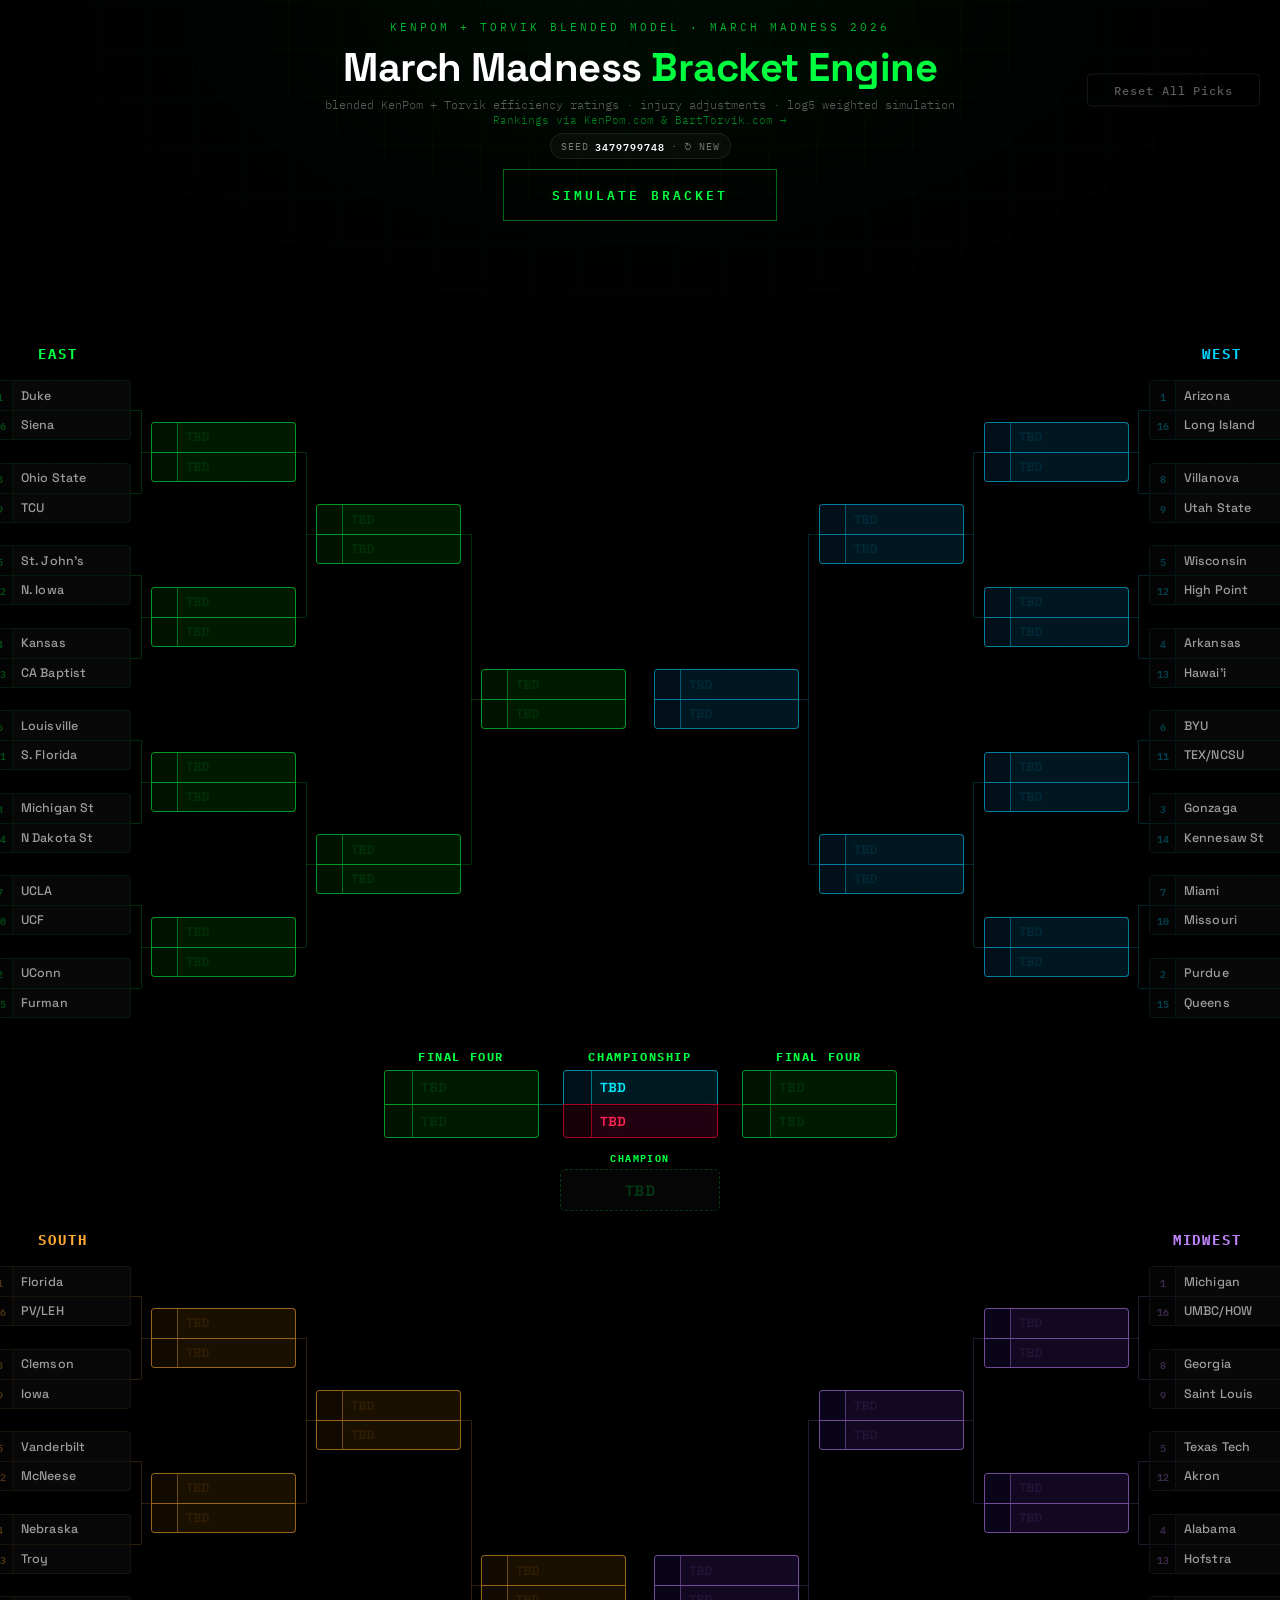
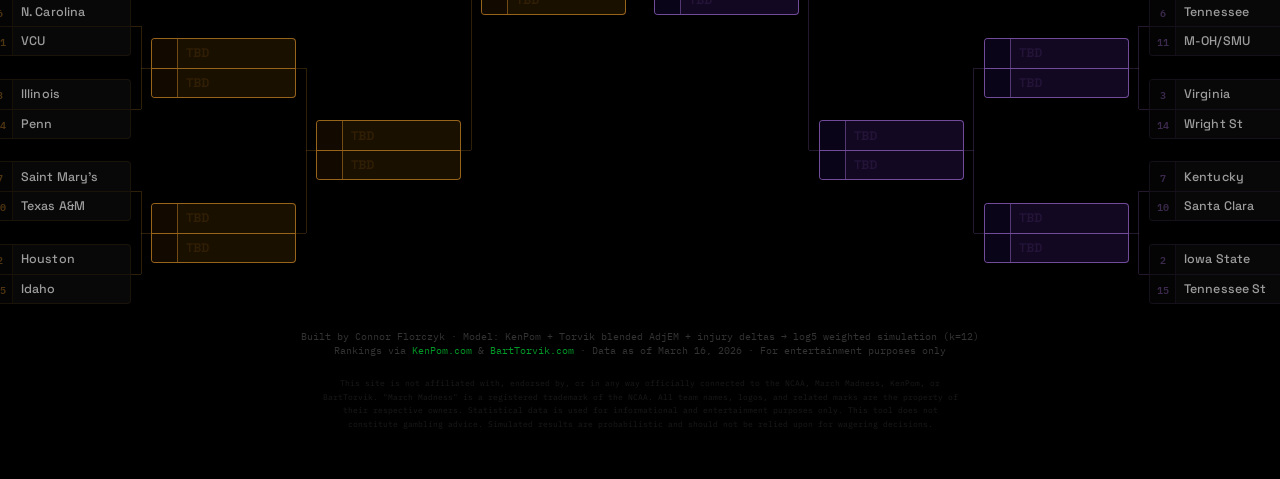
<file: index.html>
<!DOCTYPE html>
<html lang="en">
<head>
<meta charset="UTF-8">
<meta name="viewport" content="width=device-width, initial-scale=1.0">
<title>March Madness 2026 — Bracket Engine</title>
<meta name="description" content="March Madness bracket simulator blending KenPom and Torvik efficiency ratings. Weighted probabilities, injury adjustments, and log5 matchup modeling for the 2026 tournament.">
<meta property="og:title" content="March Madness 2026 — Bracket Engine">
<meta property="og:description" content="Simulate your bracket with blended KenPom + Torvik ratings, injury adjustments, and weighted probabilities. Every run is different.">
<meta property="og:type" content="website">
<meta property="og:image" content="og-bracket-engine.png">
<meta name="twitter:card" content="summary_large_image">
<meta name="twitter:title" content="March Madness 2026 — Bracket Engine">
<meta name="twitter:description" content="Bracket simulator blending KenPom + Torvik ratings with injury adjustments. Every run is unique.">
<link rel="icon" href="data:image/svg+xml,<svg xmlns='http://www.w3.org/2000/svg' viewBox='0 0 100 100'><text y='.9em' font-size='90'>▣</text></svg>">
<link rel="preconnect" href="https://fonts.googleapis.com">
<link rel="preconnect" href="https://fonts.gstatic.com" crossorigin>
<link rel="stylesheet" href="https://fonts.googleapis.com/css2?family=Space+Grotesk:wght@300;400;500;600;700&family=IBM+Plex+Mono:wght@300;400;500;600;700&display=swap">
<link rel="stylesheet" href="styles.css">
</head>
<body>
<div class="page-wrap">

<div class="header">
  <div class="global-stats" id="globalStats" style="display:none">
    <span class="stat-num" id="statTotal">--</span>
    brackets simulated
  </div>
  <div class="tag">KenPom + Torvik Blended Model · March Madness 2026</div>
  <h1>March Madness <span>Bracket Engine</span></h1>
  <div class="subtitle">blended KenPom + Torvik efficiency ratings · injury adjustments · log5 weighted simulation<br>
    <span style="color:var(--mx);opacity:0.5;font-size:0.68rem">Rankings via <a href="https://kenpom.com/" target="_blank" rel="noopener" style="color:var(--mx);text-decoration:none">KenPom.com</a> &amp; <a href="https://barttorvik.com/" target="_blank" rel="noopener" style="color:var(--mx);text-decoration:none">BartTorvik.com</a> →</span>
  </div>
  <div class="seed-chip" onclick="rerollSeed()" title="Click to roll a new seed (URL hash). Same seed = same bracket.">
    Seed <span class="seed-val" id="seedVal">—</span> · ↻ new
  </div>
  <div class="header-actions">
    <button class="reset-btn" onclick="resetAll()">Reset All Picks</button>
    <button class="share-btn" id="shareBtn" onclick="openSharePanel()">
      <svg viewBox="0 0 24 24" fill="none" stroke="currentColor" stroke-width="2" stroke-linecap="round" stroke-linejoin="round"><path d="M4 12v8a2 2 0 0 0 2 2h12a2 2 0 0 0 2-2v-8"/><polyline points="16 6 12 2 8 6"/><line x1="12" y1="2" x2="12" y2="15"/></svg>
      <span>Share Bracket</span>
    </button>
  </div>
</div>

<div class="countdown-bar" id="cdBar">
  <div class="cd-info"><strong>First Tip-Off</strong><br>(16) UMBC vs (16) Howard · Tue Mar 17 · 6:40 PM ET</div>
  <div class="cd-digits" id="cdDigits">
    <div class="cd-block"><div class="cd-val" id="cdD">--</div><div class="cd-lbl">Days</div></div>
    <div class="cd-sep">:</div>
    <div class="cd-block"><div class="cd-val" id="cdH">--</div><div class="cd-lbl">Hrs</div></div>
    <div class="cd-sep">:</div>
    <div class="cd-block"><div class="cd-val" id="cdM">--</div><div class="cd-lbl">Min</div></div>
    <div class="cd-sep">:</div>
    <div class="cd-block"><div class="cd-val" id="cdS">--</div><div class="cd-lbl">Sec</div></div>
  </div>
  <div class="cd-live" id="cdLive"><div class="cd-live-dot"></div><div class="cd-live-text">Underway</div></div>
</div>

<div class="calc-area">
  <button class="calc-btn" id="calcBtn" onclick="runEngine()"><span>Simulate Bracket</span></button>
  <div id="simCount" style="font-family:'IBM Plex Mono',monospace;font-size:0.68rem;color:rgba(255,255,255,0.2);margin-top:6px;height:16px"></div>
  <div class="upset-badge" id="upsetBadge"><span class="ub-num" id="upsetNum">0</span><span class="ub-label">upsets predicted</span></div>
  <div class="prog-wrap" id="progWrap"><div class="prog-bar" id="progBar"></div></div>
  <div class="log-area" id="logArea"><div class="log-inner" id="logInner"></div></div>
</div>

<div id="top-labels" class="bracket-labels-row"></div>
<div class="bracket-row" id="topRow"></div>

<div class="final-four" id="finalFour"></div>

<div id="bot-labels" class="bracket-labels-row"></div>
<div class="bracket-row" id="botRow"></div>

<!-- Mobile bracket view -->
<div class="mobile-bracket" id="mobileBracket"></div>


<div class="share-overlay" id="shareOverlay" onclick="closeSharePanel(event)">
  <div class="share-panel" onclick="event.stopPropagation()">
    <button class="share-close" onclick="closeSharePanel()">&times;</button>
    <div class="share-panel-title">Share Your Bracket</div>
    <div class="share-preview" id="sharePreview"></div>
    <div class="share-options">
      <div class="share-option" onclick="copyBracketText()">
        <div class="share-icon copy"><svg width="16" height="16" viewBox="0 0 24 24" fill="none" stroke="currentColor" stroke-width="2"><rect x="9" y="9" width="13" height="13" rx="2"/><path d="M5 15H4a2 2 0 0 1-2-2V4a2 2 0 0 1 2-2h9a2 2 0 0 1 2 2v1"/></svg></div>
        <div>
          <div class="share-label">Copy to Clipboard</div>
          <div class="share-sublabel">Full bracket breakdown</div>
        </div>
      </div>
      <div class="share-option" onclick="shareTwitter()">
        <div class="share-icon x"><svg width="14" height="14" viewBox="0 0 24 24" fill="currentColor"><path d="M18.244 2.25h3.308l-7.227 8.26 8.502 11.24H16.17l-5.214-6.817L4.99 21.75H1.68l7.73-8.835L1.254 2.25H8.08l4.713 6.231zm-1.161 17.52h1.833L7.084 4.126H5.117z"/></svg></div>
        <div>
          <div class="share-label">Post on X</div>
          <div class="share-sublabel">Champion + Final Four picks</div>
        </div>
      </div>
      <div class="share-option" onclick="shareLinkedIn()">
        <div class="share-icon li"><svg width="14" height="14" viewBox="0 0 24 24" fill="currentColor"><path d="M20.447 20.452h-3.554v-5.569c0-1.328-.027-3.037-1.852-3.037-1.853 0-2.136 1.445-2.136 2.939v5.667H9.351V9h3.414v1.561h.046c.477-.9 1.637-1.85 3.37-1.85 3.601 0 4.267 2.37 4.267 5.455v6.286zM5.337 7.433a2.062 2.062 0 0 1-2.063-2.065 2.064 2.064 0 1 1 2.063 2.065zm1.782 13.019H3.555V9h3.564v11.452zM22.225 0H1.771C.792 0 0 .774 0 1.729v20.542C0 23.227.792 24 1.771 24h20.451C23.2 24 24 23.227 24 22.271V1.729C24 .774 23.2 0 22.222 0h.003z"/></svg></div>
        <div>
          <div class="share-label">Share on LinkedIn</div>
          <div class="share-sublabel">Post your bracket picks</div>
        </div>
      </div>
      <div class="share-option" onclick="shareEmail()">
        <div class="share-icon email"><svg width="16" height="16" viewBox="0 0 24 24" fill="none" stroke="currentColor" stroke-width="2"><rect x="2" y="4" width="20" height="16" rx="2"/><path d="m22 7-8.97 5.7a1.94 1.94 0 0 1-2.06 0L2 7"/></svg></div>
        <div>
          <div class="share-label">Send via Email</div>
          <div class="share-sublabel">Full bracket with methodology</div>
        </div>
      </div>
      <div class="share-option" onclick="exportPicks()">
        <div class="share-icon copy"><svg width="16" height="16" viewBox="0 0 24 24" fill="none" stroke="currentColor" stroke-width="2"><path d="M14 2H6a2 2 0 0 0-2 2v16a2 2 0 0 0 2 2h12a2 2 0 0 0 2-2V8z"/><polyline points="14 2 14 8 20 8"/><line x1="16" y1="13" x2="8" y2="13"/><line x1="16" y1="17" x2="8" y2="17"/><polyline points="10 9 9 9 8 9"/></svg></div>
        <div>
          <div class="share-label">Export Picks for ESPN</div>
          <div class="share-sublabel">Copy prompt for Claude browser extension</div>
        </div>
      </div>
    </div>
  </div>
</div>
<div class="share-toast" id="shareToast"></div>

<div id="breakdownSection" class="breakdown" style="display:none">

  <div class="bd-divider"></div>

  <div class="bd-grid">
    <div class="bd-card">
      <div class="bd-card-title" style="color:var(--mx)" onclick="toggleGridCards()"><span>Injury Adjustments</span><span class="bd-chevron">▶</span></div>
      <div class="bd-card-body">
        <div class="bd-card-sub">Applied to blended rating after KenPom + Torvik merge</div>
        <div id="injuryTable"></div>
      </div>
    </div>

    <div class="bd-card">
      <div class="bd-card-title" style="color:var(--mx)" onclick="toggleGridCards()"><span>Upset Picks</span><span class="bd-chevron">▶</span></div>
      <div class="bd-card-body">
        <div class="bd-card-sub">Games where the model favors the lower seed</div>
        <div id="upsetTable"></div>
      </div>
    </div>
  </div>

  <div class="bd-card bd-card-wide">
    <div class="bd-card-title" style="color:var(--mx)" onclick="toggleBdCard(this)"><span>Round-by-Round Win Probabilities</span><span class="bd-chevron">▶</span></div>
    <div class="bd-card-body">
      <div class="bd-card-sub">Model confidence for each predicted winner</div>
      <div id="probTable"></div>
    </div>
  </div>

  <div class="bd-card bd-card-wide">
    <div class="bd-card-title" style="color:var(--mx)">Methodology</div>
    <div class="bd-method">
      <p><strong style="color:#fff">KenPom Efficiency Ratings:</strong> Each team gets an adjusted efficiency margin (AdjEM) representing expected point differential per 100 possessions vs an average D-I opponent on a neutral court. Higher is better.</p>
      <p><strong style="color:#fff">Torvik T-Rank Ratings:</strong> Bart Torvik's system uses similar tempo-free efficiency metrics but applies recency weighting, downweighting games older than 40 days. This better reflects how teams are playing right now heading into the tournament.</p>
      <p><strong style="color:#fff">Injury Adjustments:</strong> Teams with significant injuries receive a negative delta applied on top of the blended rating, based on player importance (usage rate, on/off splits, role). UNC losing projected top-5 pick Caleb Wilson gets the largest adjustment at -9.0.</p>
      <p><strong style="color:#fff">Blended Win Probability:</strong> Each team's base rating is a 50/50 blend of KenPom AdjEM and Torvik AdjEM. Injury deltas are then applied on top of the blended rating. Win probability uses log5: P(A wins) = 1 / (1 + 10^(-diff/12)), where diff = blended + injury-adjusted rating difference. A 10-point gap yields roughly 80% win probability.</p>
      <p><strong style="color:#fff">Weighted Simulation:</strong> Each game is decided by a weighted coin flip using the blended probability. If a team has a 75% win probability, it wins 75% of the time across simulations. Same URL seed gives the same bracket — click the seed chip in the header to roll a new one.</p>
    </div>
  </div>

</div>

<div style="margin-top:14px;font-family:'IBM Plex Mono',monospace;font-size:0.65rem;color:rgba(255,255,255,0.2);text-align:center;padding-bottom:20px">
  Built by Connor Florczyk · Model: KenPom + Torvik blended AdjEM + injury deltas → log5 weighted simulation (k=12)<br>
  Rankings via <a href="https://kenpom.com/" target="_blank" rel="noopener" style="color:var(--mx);text-decoration:none;opacity:0.6">KenPom.com</a> &amp; <a href="https://barttorvik.com/" target="_blank" rel="noopener" style="color:var(--mx);text-decoration:none;opacity:0.6">BartTorvik.com</a> · Data as of March 16, 2026 · For entertainment purposes only
</div>

<div style="font-family:'IBM Plex Mono',monospace;font-size:0.5rem;color:rgba(255,255,255,0.1);text-align:center;padding-bottom:28px;max-width:640px;margin:0 auto;line-height:1.7">
  This site is not affiliated with, endorsed by, or in any way officially connected to the NCAA, March Madness, KenPom, or BartTorvik. "March Madness" is a registered trademark of the NCAA. All team names, logos, and related marks are the property of their respective owners. Statistical data is used for informational and entertainment purposes only. This tool does not constitute gambling advice. Simulated results are probabilistic and should not be relied upon for wagering decisions.
</div>

</div>

<script src="engine.js"></script>
</body>
</html>
</file>
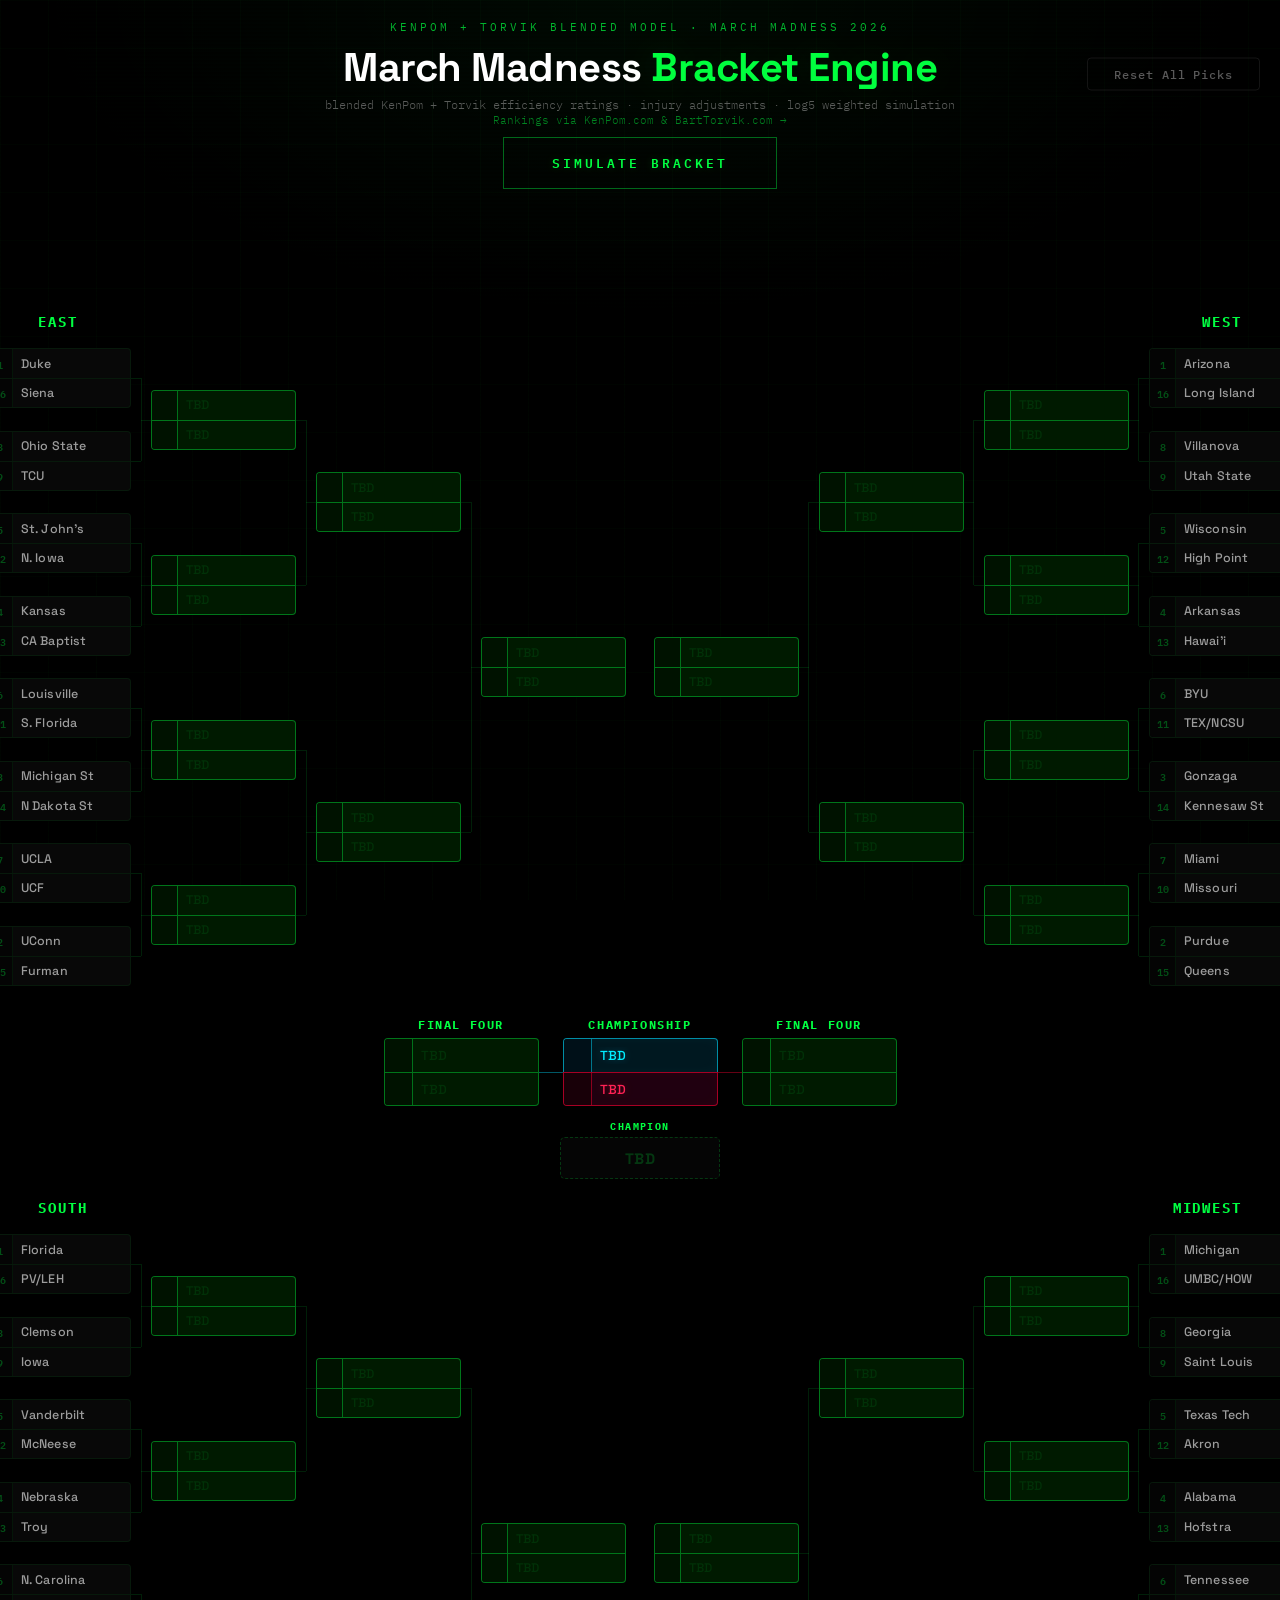
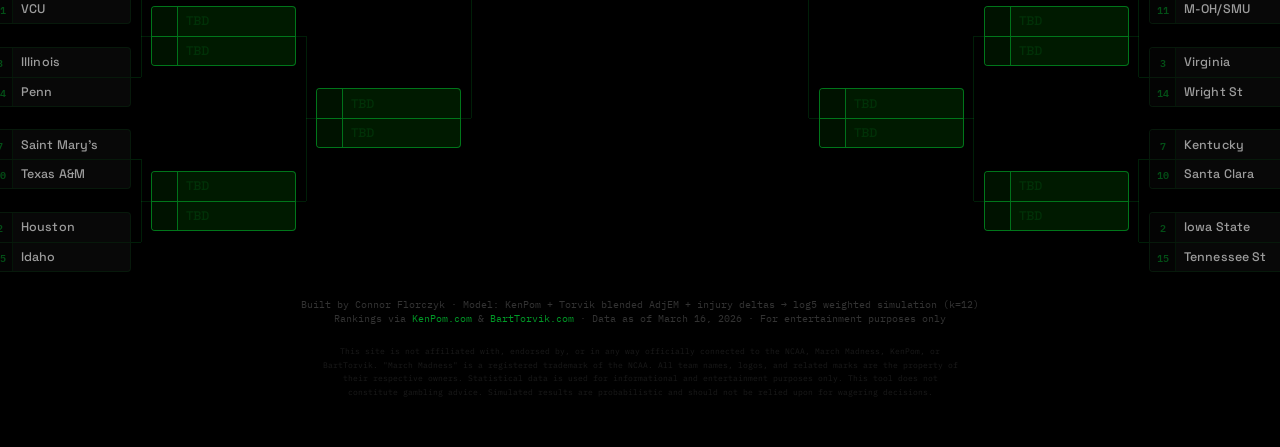
<file: march-madness-bracket-engine.html>
<!DOCTYPE html>
<html lang="en">
<head>
<meta charset="UTF-8">
<meta name="viewport" content="width=device-width, initial-scale=1.0">
<title>March Madness 2026 — Bracket Engine</title>
<meta name="description" content="March Madness bracket simulator blending KenPom and Torvik efficiency ratings. Weighted probabilities, injury adjustments, and log5 matchup modeling for the 2026 tournament.">
<meta property="og:title" content="March Madness 2026 — Bracket Engine">
<meta property="og:description" content="Simulate your bracket with blended KenPom + Torvik ratings, injury adjustments, and weighted probabilities. Every run is different.">
<meta property="og:type" content="website">
<meta property="og:image" content="og-bracket-engine.png">
<meta name="twitter:card" content="summary_large_image">
<meta name="twitter:title" content="March Madness 2026 — Bracket Engine">
<meta name="twitter:description" content="Bracket simulator blending KenPom + Torvik ratings with injury adjustments. Every run is unique.">
<link rel="icon" href="data:image/svg+xml,<svg xmlns='http://www.w3.org/2000/svg' viewBox='0 0 100 100'><text y='.9em' font-size='90'>▣</text></svg>">
<style>
  @import url('https://fonts.googleapis.com/css2?family=Space+Grotesk:wght@300;400;500;600;700&family=IBM+Plex+Mono:wght@300;400;500;600;700&display=swap');

  :root {
    --mx: #00ff41;
    --mx-r: 0;
    --mx-g: 255;
    --mx-b: 65;
    --mx-bg: #001a00;
    --mx-bg2: #001200;
  }

  * { margin: 0; padding: 0; box-sizing: border-box; }

  /* Hide all scrollbars except body's vertical */
  .bracket-row::-webkit-scrollbar,
  .final-four::-webkit-scrollbar,
  .log-inner::-webkit-scrollbar,
  .breakdown::-webkit-scrollbar,
  .bd-card::-webkit-scrollbar,
  .mobile-bracket::-webkit-scrollbar,
  .page-wrap::-webkit-scrollbar { display: none; }
  .bracket-row, .final-four, .log-inner, .breakdown, .bd-card, .mobile-bracket, .page-wrap {
    scrollbar-width: none;
    -ms-overflow-style: none;
  }

  body {
    font-family: 'Space Grotesk', system-ui, sans-serif;
    background: #000;
    color: #c0c0c0;
    min-height: 100vh;
    padding: 20px;
    overflow-x: hidden;
  }

  body::before {
    content: '';
    position: fixed;
    inset: 0;
    background:
      radial-gradient(ellipse 80% 60% at 50% 0%, rgba(var(--mx-r),var(--mx-g),var(--mx-b),0.04) 0%, transparent 60%),
      linear-gradient(180deg, rgba(var(--mx-r),var(--mx-g),var(--mx-b),0.018) 1px, transparent 1px),
      linear-gradient(90deg, rgba(var(--mx-r),var(--mx-g),var(--mx-b),0.018) 1px, transparent 1px);
    background-size: 100% 100%, 48px 48px, 48px 48px;
    pointer-events: none;
    z-index: 0;
  }

  body::after {
    content: '';
    position: fixed;
    inset: 0;
    background: repeating-linear-gradient(
      0deg,
      transparent,
      transparent 2px,
      rgba(0,0,0,0.04) 2px,
      rgba(0,0,0,0.04) 4px
    );
    pointer-events: none;
    z-index: 0;
  }

  .page-wrap {
    position: relative;
    z-index: 1;
    display: flex;
    flex-direction: column;
    align-items: center;
    min-width: 1220px;
  }

  /* Header */
  .header {
    text-align: center;
    margin-bottom: 10px;
    position: relative;
    width: 100%;
    padding: 0 220px;
  }

  .header-actions {
    position: absolute;
    top: 50%;
    right: 0;
    transform: translateY(-50%);
    display: flex;
    gap: 8px;
    align-items: center;
  }

  .header .tag {
    font-family: 'IBM Plex Mono', monospace;
    font-size: 0.7rem;
    letter-spacing: 3px;
    text-transform: uppercase;
    color: var(--mx);
    opacity: 0.7;
    margin-bottom: 8px;
  }

  .header h1 {
    font-size: clamp(1.8rem, 4vw, 2.5rem);
    font-weight: 700;
    letter-spacing: -0.5px;
    color: #fff;
  }

  .header h1 span {
    background: linear-gradient(135deg, var(--mx), var(--mx));
    -webkit-background-clip: text;
    -webkit-text-fill-color: transparent;
    text-shadow: 0 0 40px rgba(var(--mx-r),var(--mx-g),var(--mx-b),0.15);
  }

  .header .subtitle {
    font-family: 'IBM Plex Mono', monospace;
    font-size: 0.75rem;
    font-weight: 300;
    color: rgba(255,255,255,0.35);
    margin-top: 4px;
  }

  /* Round labels bar */
  .round-labels {
    display: flex;
    justify-content: center;
    gap: 0;
    margin-bottom: 4px;
    width: 100%;
  }

  .round-labels .rl {
    font-family: 'IBM Plex Mono', monospace;
    font-size: 0.6rem;
    font-weight: 600;
    letter-spacing: 0.1em;
    text-transform: uppercase;
    color: rgba(255,255,255,0.25);
    text-align: center;
    padding: 4px 0;
  }

  /* Region label */
  .region-label {
    font-family: 'IBM Plex Mono', monospace;
    font-size: 0.85rem;
    font-weight: 700;
    letter-spacing: 0.14em;
    text-transform: uppercase;
    margin-bottom: 6px;
  }

  .region-label-left { text-align: left; padding-left: 6px; }
  .region-label-right { text-align: right; padding-right: 6px; }

  /* Bracket rows */
  .bracket-half {
    display: flex;
    flex-direction: column;
    align-items: center;
    width: 100%;
  }

  .bracket-labels-row {
    display: flex;
    width: 100%;
    max-width: 1220px;
    justify-content: space-between;
    padding: 0 2px;
  }

  .bracket-row {
    display: flex;
    height: 660px;
    align-items: stretch;
  }

  .round {
    display: flex;
    flex-direction: column;
    flex-shrink: 0;
  }

  .match-wrap {
    flex: 1;
    display: flex;
    align-items: center;
    justify-content: center;
  }

  .team-pair { width: 145px; flex-shrink: 0; }

  .team {
    height: 30px;
    display: flex;
    align-items: center;
    padding: 0 0 0 0;
    font-size: 0.78rem;
    font-weight: 500;
    background: #080808;
    border: 1px solid rgba(var(--mx-r),var(--mx-g),var(--mx-b),0.07);
    cursor: pointer;
    transition: all 0.15s;
    color: rgba(255,255,255,0.6);
    overflow: hidden;
  }

  .team:first-child { border-radius: 4px 4px 0 0; border-bottom: none; }
  .team:last-child { border-radius: 0 0 4px 4px; }
  .team:hover:not(.empty) { background: #0a0f0a; border-color: rgba(var(--mx-r),var(--mx-g),var(--mx-b),0.15); }

  .team.winner {
    background: var(--mx-bg);
    border-color: rgba(var(--mx-r),var(--mx-g),var(--mx-b),0.4);
    color: var(--mx);
  }

  .team.winner:first-child { border-bottom: none; }
  .team.loser { opacity: 0.2; }
  .team.empty { cursor: default; color: rgba(var(--mx-r),var(--mx-g),var(--mx-b),0.1); }

  .team .seed {
    min-width: 26px;
    text-align: center;
    font-family: 'IBM Plex Mono', monospace;
    font-size: 0.65rem;
    font-weight: 600;
    color: rgba(var(--mx-r),var(--mx-g),var(--mx-b),0.3);
    background: #040404;
    height: 100%;
    display: flex;
    align-items: center;
    justify-content: center;
    border-right: 1px solid rgba(var(--mx-r),var(--mx-g),var(--mx-b),0.07);
    flex-shrink: 0;
  }

  .team.winner .seed {
    color: rgba(var(--mx-r),var(--mx-g),var(--mx-b),0.7);
    background: var(--mx-bg2);
    border-right-color: rgba(var(--mx-r),var(--mx-g),var(--mx-b),0.4);
  }

  .team .name {
    padding: 0 8px;
    white-space: nowrap;
    overflow: hidden;
    text-overflow: ellipsis;
    flex: 1;
    letter-spacing: 0.01em;
  }

  /* Upset notifier on game pairs */
  .team-pair { position: relative; }
  .team-pair:has(.upset-pip) {
    box-shadow: -2px 0 0 0 rgba(255,255,255,0.7);
    border-radius: 3px;
  }
  .upset-pip {
    position: absolute;
    top: -1px;
    right: -1px;
    font-family: 'IBM Plex Mono', monospace;
    font-size: 0.42rem;
    font-weight: 700;
    letter-spacing: 0.5px;
    text-transform: uppercase;
    color: #000;
    background: rgba(255,255,255,0.85);
    padding: 1px 4px;
    border-radius: 0 3px 0 3px;
    z-index: 2;
    line-height: 1.2;
    animation: glitch-flicker 4s infinite;
    animation-delay: calc(var(--flicker-offset, 0) * 1s);
  }

  @keyframes glitch-flicker {
    0%, 100% { opacity: 1; }
    92% { opacity: 1; }
    93% { opacity: 0.1; }
    94% { opacity: 0.9; }
    95% { opacity: 0.15; }
    96% { opacity: 1; }
    97% { opacity: 0.05; }
    98% { opacity: 1; }
  }
  @keyframes glitch-flicker-2 {
    0%, 100% { opacity: 1; }
    45% { opacity: 1; }
    46% { opacity: 0.08; }
    47% { opacity: 0.85; }
    48% { opacity: 0.1; }
    49% { opacity: 1; }
  }
  @keyframes glitch-flicker-3 {
    0%, 100% { opacity: 1; }
    70% { opacity: 1; }
    71% { opacity: 0.12; }
    72% { opacity: 1; }
    73% { opacity: 0.06; }
    74% { opacity: 0.9; }
    75% { opacity: 1; }
  }

  /* Left connectors */
  .conn-col { display: flex; flex-direction: column; width: 20px; flex-shrink: 0; }
  .conn-pair { flex: 1; position: relative; }
  .conn-pair .h-top { position: absolute; top: 25%; left: 0; width: 50%; border-top: 1px solid rgba(var(--mx-r),var(--mx-g),var(--mx-b),0.12); }
  .conn-pair .h-bot { position: absolute; top: 75%; left: 0; width: 50%; border-top: 1px solid rgba(var(--mx-r),var(--mx-g),var(--mx-b),0.12); }
  .conn-pair::before { content: ''; position: absolute; left: 50%; top: 25%; bottom: 25%; border-left: 1px solid rgba(var(--mx-r),var(--mx-g),var(--mx-b),0.12); }
  .conn-pair::after { content: ''; position: absolute; top: 50%; left: 50%; right: 0; border-top: 1px solid rgba(var(--mx-r),var(--mx-g),var(--mx-b),0.12); }

  /* Right connectors (mirrored) */
  .conn-col-r { display: flex; flex-direction: column; width: 20px; flex-shrink: 0; }
  .conn-pair-r { flex: 1; position: relative; }
  .conn-pair-r .h-top { position: absolute; top: 25%; right: 0; width: 50%; border-top: 1px solid rgba(var(--mx-r),var(--mx-g),var(--mx-b),0.12); }
  .conn-pair-r .h-bot { position: absolute; top: 75%; right: 0; width: 50%; border-top: 1px solid rgba(var(--mx-r),var(--mx-g),var(--mx-b),0.12); }
  .conn-pair-r::before { content: ''; position: absolute; right: 50%; top: 25%; bottom: 25%; border-left: 1px solid rgba(var(--mx-r),var(--mx-g),var(--mx-b),0.12); }
  .conn-pair-r::after { content: ''; position: absolute; top: 50%; left: 0; right: 50%; border-top: 1px solid rgba(var(--mx-r),var(--mx-g),var(--mx-b),0.12); }

  /* Feed lines */
  .feed { width: 14px; flex-shrink: 0; display: flex; align-items: center; }
  .feed .fl { width: 100%; border-top: 1px solid rgba(var(--mx-r),var(--mx-g),var(--mx-b),0.12); }

  /* Center gap between left/right regions */
  .bracket-gap {
    width: 28px;
    flex-shrink: 0;
  }

  /* ───── FINAL FOUR SECTION ───── */
  .final-four {
    display: flex;
    flex-direction: column;
    align-items: center;
    margin: 20px 0;
    gap: 0;
  }

  .ff-label-row {
    display: flex;
    justify-content: center;
    gap: 0;
    width: 100%;
    margin-bottom: 6px;
  }

  .ff-label-row .ff-label:nth-child(1) { width: 155px; }
  .ff-label-row .ff-label:nth-child(2) { width: calc(24px + 155px + 24px); }
  .ff-label-row .ff-label:nth-child(3) { width: 155px; }

  .ff-label {
    font-family: 'IBM Plex Mono', monospace;
    font-size: 0.72rem;
    font-weight: 700;
    letter-spacing: 0.14em;
    text-transform: uppercase;
    color: var(--mx);
    text-align: center;
  }

  .ff-bracket-row {
    display: flex;
    align-items: center;
  }

  .ff-round { flex-shrink: 0; }
  .ff-pair { width: 155px; }
  .ff-pair .team { height: 34px; font-size: 0.82rem; }
  .ff-pair .team .seed { min-width: 28px; font-size: 0.68rem; }

  /* Championship team colors — neon cyan (top) and neon red (bottom) */
  .champ-pair .team.champ-t1 {
    border-color: rgba(0,220,255,0.4) !important;
    background: #001014 !important;
    color: #00ddff;
    text-shadow: 0 0 6px rgba(0,220,255,0.15);
  }
  .champ-pair .team.champ-t1.empty {
    color: rgba(0,220,255,0.3);
    text-shadow: none;
  }
  .champ-pair .team.champ-t1 .seed {
    border-right-color: rgba(0,220,255,0.3);
    background: #000a0e;
    color: rgba(0,220,255,0.5);
  }
  .champ-pair .team.champ-t1.empty .seed {
    color: rgba(0,220,255,0.2);
  }
  .champ-pair .team.champ-t1:hover:not(.empty) {
    background: #001820 !important;
    border-color: rgba(0,220,255,0.6) !important;
    box-shadow: 0 0 12px rgba(0,220,255,0.08);
  }

  .champ-pair .team.champ-t2 {
    border-color: rgba(255,0,50,0.4) !important;
    background: #140008 !important;
    color: #ff1a44;
    text-shadow: 0 0 6px rgba(255,0,50,0.15);
  }
  .champ-pair .team.champ-t2.empty {
    color: rgba(255,0,50,0.3);
    text-shadow: none;
  }
  .champ-pair .team.champ-t2 .seed {
    border-right-color: rgba(255,0,50,0.3);
    background: #0e0004;
    color: rgba(255,0,50,0.5);
  }
  .champ-pair .team.champ-t2.empty .seed {
    color: rgba(255,0,50,0.2);
  }
  .champ-pair .team.champ-t2:hover:not(.empty) {
    background: #200010 !important;
    border-color: rgba(255,0,50,0.6) !important;
    box-shadow: 0 0 12px rgba(255,0,50,0.08);
  }

  /* Winner with neon glow */
  .champ-pair .team.champ-t1.winner {
    background: #001820 !important;
    border-color: rgba(0,220,255,0.6) !important;
    color: #00eeff;
    text-shadow: 0 0 8px rgba(0,220,255,0.25);
    box-shadow: inset 0 0 12px rgba(0,220,255,0.04);
  }
  .champ-pair .team.champ-t1.winner:first-child { border-bottom: none; }
  .champ-pair .team.champ-t1.winner .seed {
    color: #00ccee;
    background: #001018;
    border-right-color: rgba(0,220,255,0.5);
  }

  .champ-pair .team.champ-t2.winner {
    background: #200010 !important;
    border-color: rgba(255,0,50,0.6) !important;
    color: #ff2255;
    text-shadow: 0 0 8px rgba(255,0,50,0.25);
    box-shadow: inset 0 0 12px rgba(255,0,50,0.04);
  }
  .champ-pair .team.champ-t2.winner:first-child { border-bottom: none; }
  .champ-pair .team.champ-t2.winner .seed {
    color: #ff1a44;
    background: #180008;
    border-right-color: rgba(255,0,50,0.5);
  }

  .grand-champ-wrap {
    text-align: center;
    margin-top: 14px;
  }

  .grand-champ-label {
    font-family: 'IBM Plex Mono', monospace;
    font-size: 0.62rem;
    font-weight: 700;
    letter-spacing: 0.14em;
    text-transform: uppercase;
    color: var(--mx);
  }

  .grand-champ-box {
    margin-top: 4px;
    width: 160px;
    height: 42px;
    display: flex;
    align-items: center;
    justify-content: center;
    border-radius: 5px;
    font-weight: 700;
    font-size: 0.95rem;
    letter-spacing: 0.02em;
  }

  .grand-champ-box.has {
    border: 1px solid var(--mx);
    color: var(--mx);
    box-shadow: 0 0 24px rgba(var(--mx-r),var(--mx-g),var(--mx-b),0.15), 0 0 60px rgba(var(--mx-r),var(--mx-g),var(--mx-b),0.05);
  }
  .grand-champ-box.has.champ-blue {
    background: linear-gradient(135deg, rgba(0,220,255,0.1), rgba(0,220,255,0.03));
    border-color: rgba(0,220,255,0.6);
    color: #00eeff;
    box-shadow: 0 0 24px rgba(0,220,255,0.15), 0 0 60px rgba(0,220,255,0.05);
    text-shadow: 0 0 10px rgba(0,220,255,0.2);
  }
  .grand-champ-box.has.champ-red {
    background: linear-gradient(135deg, rgba(255,0,50,0.1), rgba(255,0,50,0.03));
    border-color: rgba(255,0,50,0.6);
    color: #ff2255;
    box-shadow: 0 0 24px rgba(255,0,50,0.15), 0 0 60px rgba(255,0,50,0.05);
    text-shadow: 0 0 10px rgba(255,0,50,0.2);
  }

  .grand-champ-box.none {
    background: #050505;
    border: 1px dashed rgba(var(--mx-r),var(--mx-g),var(--mx-b),0.2);
    color: rgba(var(--mx-r),var(--mx-g),var(--mx-b),0.2);
  }

  /* Feed lines — blue left, red right */
  .feed-gf { width: 24px; flex-shrink: 0; display: flex; align-items: center; }
  .feed-gf .fl { width: 100%; border-top: 1px solid rgba(var(--mx-r),var(--mx-g),var(--mx-b),0.3); }
  .feed-gf.feed-blue .fl { border-top-color: rgba(0,220,255,0.4); }
  .feed-gf.feed-red .fl { border-top-color: rgba(255,0,50,0.4); }

  /* Remove old bracket-merge connectors — not used */
  .conn-col-gf { display: none; }
  .conn-col-gf-r { display: none; }

  .reset-btn {
    margin-top: 20px;
    padding: 8px 26px;
    background: transparent;
    border: 1px solid rgba(255,255,255,0.08);
    color: rgba(255,255,255,0.35);
    font-family: 'IBM Plex Mono', monospace;
    font-size: 0.72rem;
    font-weight: 500;
    letter-spacing: 0.08em;
    border-radius: 4px;
    cursor: pointer;
    transition: all 0.15s;
  }

  .reset-btn:hover { border-color: rgba(255,255,255,0.2); color: #ccc; }

  .header-actions .reset-btn { margin-top: 0; }
  .header-actions .share-btn { display: none; }
  .header-actions .share-btn.on { display: inline-flex; }

  .share-btn {
    padding: 8px 26px;
    background: rgba(var(--mx-r),var(--mx-g),var(--mx-b),0.06);
    border: 1px solid rgba(var(--mx-r),var(--mx-g),var(--mx-b),0.25);
    color: var(--mx);
    font-family: 'IBM Plex Mono', monospace;
    font-size: 0.72rem;
    font-weight: 500;
    letter-spacing: 0.08em;
    border-radius: 4px;
    cursor: pointer;
    transition: all 0.15s;
    display: none;
    align-items: center;
    gap: 6px;
  }
  .share-btn.on { display: inline-flex; }
  .share-btn:hover { border-color: rgba(var(--mx-r),var(--mx-g),var(--mx-b),0.5); background: rgba(var(--mx-r),var(--mx-g),var(--mx-b),0.1); color: #33ff66; }
  .share-btn svg { width: 14px; height: 14px; fill: currentColor; }

  .share-overlay {
    position: fixed;
    inset: 0;
    background: rgba(0,0,0,0.65);
    z-index: 999;
    display: none;
    align-items: center;
    justify-content: center;
    animation: fadeIn 0.15s ease;
  }
  .share-overlay.on { display: flex; }
  @keyframes fadeIn { from { opacity: 0; } to { opacity: 1; } }

  .share-panel {
    background: #080808;
    border: 1px solid rgba(var(--mx-r),var(--mx-g),var(--mx-b),0.15);
    border-radius: 12px;
    padding: 28px 32px;
    width: 90%;
    max-width: 520px;
    position: relative;
    animation: panelIn 0.2s ease;
  }
  @keyframes panelIn { from { opacity: 0; transform: translateY(10px) scale(0.97); } to { opacity: 1; transform: none; } }

  .share-panel-title {
    font-family: 'IBM Plex Mono', monospace;
    font-size: 0.7rem;
    letter-spacing: 2px;
    text-transform: uppercase;
    color: var(--mx);
    margin-bottom: 16px;
  }

  .share-preview {
    background: rgba(0,0,0,0.3);
    border: 1px solid rgba(255,255,255,0.06);
    border-radius: 8px;
    padding: 16px 18px;
    margin-bottom: 18px;
    font-family: 'IBM Plex Mono', monospace;
    font-size: 0.7rem;
    line-height: 1.65;
    color: rgba(255,255,255,0.55);
    max-height: 180px;
    overflow-y: auto;
    white-space: pre-wrap;
    word-break: break-word;
  }
  .share-preview::-webkit-scrollbar { width: 4px; }
  .share-preview::-webkit-scrollbar-thumb { background: rgba(255,255,255,0.1); border-radius: 2px; }
  .share-preview .sp-champ { color: #fff; font-weight: 600; font-size: 0.78rem; }
  .share-preview .sp-heading { color: rgba(255,255,255,0.35); font-size: 0.6rem; letter-spacing: 1.5px; text-transform: uppercase; }
  .share-preview .sp-team { color: rgba(255,255,255,0.7); }
  .share-preview .sp-upset { color: rgba(255,255,255,0.7); }
  .share-preview .sp-link { color: var(--mx); }

  .share-close {
    position: absolute;
    top: 16px; right: 18px;
    background: none;
    border: none;
    color: rgba(255,255,255,0.3);
    font-size: 1.4rem;
    cursor: pointer;
    line-height: 1;
    transition: color 0.15s;
  }
  .share-close:hover { color: #fff; }

  .share-options {
    display: flex;
    flex-direction: column;
    gap: 8px;
  }

  .share-option {
    display: flex;
    align-items: center;
    gap: 12px;
    padding: 12px 16px;
    background: rgba(255,255,255,0.03);
    border: 1px solid rgba(255,255,255,0.06);
    border-radius: 8px;
    cursor: pointer;
    transition: all 0.15s;
    text-decoration: none;
    color: inherit;
  }
  .share-option:hover { background: rgba(255,255,255,0.06); border-color: rgba(255,255,255,0.12); }

  .share-icon {
    width: 36px; height: 36px;
    border-radius: 8px;
    display: flex;
    align-items: center;
    justify-content: center;
    flex-shrink: 0;
    font-size: 1rem;
  }
  .share-icon.copy { background: rgba(var(--mx-r),var(--mx-g),var(--mx-b),0.12); color: var(--mx); }
  .share-icon.x { background: rgba(255,255,255,0.08); color: #fff; }
  .share-icon.li { background: rgba(10,102,194,0.15); color: #0a66c2; }
  .share-icon.email { background: rgba(var(--mx-r),var(--mx-g),var(--mx-b),0.12); color: var(--mx); }

  .share-label { font-size: 0.82rem; font-weight: 500; color: #e0e0e0; }
  .share-sublabel { font-size: 0.68rem; color: rgba(255,255,255,0.35); margin-top: 2px; }

  .share-toast {
    position: fixed;
    bottom: 32px;
    left: 50%;
    transform: translateX(-50%) translateY(20px);
    background: #0a0a0a;
    border: 1px solid rgba(var(--mx-r),var(--mx-g),var(--mx-b),0.3);
    color: var(--mx);
    font-family: 'IBM Plex Mono', monospace;
    font-size: 0.75rem;
    padding: 10px 22px;
    border-radius: 8px;
    z-index: 1100;
    opacity: 0;
    pointer-events: none;
    transition: all 0.3s ease;
  }
  .share-toast.show { opacity: 1; transform: translateX(-50%) translateY(0); }

  /* Upset counter badge */
  .upset-badge {
    display: none;
    align-items: center;
    justify-content: center;
    gap: 6px;
    margin-top: 8px;
    padding: 6px 16px;
    background: rgba(255,255,255,0.06);
    border: 1px solid rgba(255,255,255,0.2);
    border-radius: 20px;
    font-family: 'IBM Plex Mono', monospace;
    font-size: 0.72rem;
    color: rgba(255,255,255,0.7);
    animation: bdIn 0.4s ease;
  }
  .upset-badge.on { display: inline-flex; }
  .upset-badge .ub-num {
    font-weight: 700;
    font-size: 0.85rem;
    color: #fff;
  }
  .upset-badge .ub-label { font-weight: 400; }

  /* ── MOBILE BRACKET VIEW ── */
  .mobile-bracket { display: none; }

  .mb-round {
    margin-bottom: 16px;
  }
  .mb-round-header {
    font-family: 'IBM Plex Mono', monospace;
    font-size: 0.82rem;
    font-weight: 700;
    letter-spacing: 0.12em;
    text-transform: uppercase;
    color: rgba(255,255,255,0.4);
    padding: 8px 0 6px;
    border-bottom: 1px solid rgba(255,255,255,0.06);
    margin-bottom: 6px;
  }
  .mb-region-label {
    font-family: 'IBM Plex Mono', monospace;
    font-size: 0.68rem;
    font-weight: 600;
    letter-spacing: 0.1em;
    text-transform: uppercase;
    padding: 6px 0 3px;
  }
  .mb-game {
    display: flex;
    flex-direction: column;
    background: #050505;
    border: 1px solid rgba(255,255,255,0.07);
    border-radius: 5px;
    margin-bottom: 5px;
    overflow: hidden;
    position: relative;
  }
  .mb-game:has(.mb-upset-pip) {
    border-color: rgba(255,255,255,0.2);
    box-shadow: 0 0 8px rgba(255,255,255,0.05);
  }
  .mb-upset-pip {
    position: absolute;
    top: 0;
    right: 0;
    font-family: 'IBM Plex Mono', monospace;
    font-size: 0.5rem;
    font-weight: 700;
    letter-spacing: 0.5px;
    text-transform: uppercase;
    color: #000;
    background: rgba(255,255,255,0.85);
    padding: 2px 6px;
    border-radius: 0 5px 0 5px;
    z-index: 2;
    line-height: 1.2;
    animation: glitch-flicker 5s infinite;
  }
  .mb-team {
    display: flex;
    align-items: center;
    height: 40px;
    font-size: 0.9rem;
    font-weight: 500;
    color: rgba(255,255,255,0.6);
    cursor: pointer;
    transition: background 0.12s;
  }
  .mb-team:first-child { border-bottom: 1px solid rgba(255,255,255,0.05); }
  .mb-team:hover:not(.mb-empty) { background: #0a0f0a; }
  .mb-team.mb-winner {
    background: var(--mx-bg);
    color: var(--mx);
  }
  .mb-team.mb-loser { opacity: 0.3; }
  .mb-team.mb-empty { cursor: default; color: rgba(255,255,255,0.1); }
  .mb-seed {
    min-width: 36px;
    text-align: center;
    font-family: 'IBM Plex Mono', monospace;
    font-size: 0.75rem;
    font-weight: 600;
    color: rgba(255,255,255,0.25);
    background: #040404;
    height: 100%;
    display: flex;
    align-items: center;
    justify-content: center;
    border-right: 1px solid rgba(255,255,255,0.07);
    flex-shrink: 0;
  }
  .mb-team.mb-winner .mb-seed {
    color: rgba(var(--mx-r),var(--mx-g),var(--mx-b),0.6);
    background: var(--mx-bg2);
    border-right-color: rgba(var(--mx-r),var(--mx-g),var(--mx-b),0.3);
  }
  .mb-name {
    padding: 0 12px;
    flex: 1;
    white-space: nowrap;
    overflow: hidden;
    text-overflow: ellipsis;
  }
  .mb-prob {
    font-family: 'IBM Plex Mono', monospace;
    font-size: 0.72rem;
    font-weight: 600;
    color: #fff;
    padding-right: 12px;
    white-space: nowrap;
  }
  .mb-team.mb-winner .mb-prob { color: #fff; }

  /* FF/Champ in mobile */
  .mb-ff-section {
    margin-bottom: 16px;
  }
  .mb-champ-box {
    text-align: center;
    padding: 14px;
    margin-top: 8px;
    border-radius: 6px;
  }
  .mb-champ-box.has {
    background: linear-gradient(135deg, rgba(var(--mx-r),var(--mx-g),var(--mx-b),0.1), rgba(var(--mx-r),var(--mx-g),var(--mx-b),0.04));
    border: 1px solid var(--mx);
  }
  .mb-champ-box.none {
    background: #050505;
    border: 1px dashed rgba(var(--mx-r),var(--mx-g),var(--mx-b),0.2);
  }
  .mb-champ-trophy { font-size: 28px; }
  .mb-champ-label {
    font-family: 'IBM Plex Mono', monospace;
    font-size: 0.65rem;
    font-weight: 700;
    letter-spacing: 0.12em;
    text-transform: uppercase;
    color: var(--mx);
    margin-top: 4px;
  }
  .mb-champ-name {
    font-size: 1.3rem;
    font-weight: 700;
    color: var(--mx);
    margin-top: 4px;
  }
  .mb-champ-name.tbd { color: rgba(var(--mx-r),var(--mx-g),var(--mx-b),0.2); font-weight: 500; }

  /* ── MOBILE RESPONSIVE ── */
  @media (max-width: 1200px) {
    .page-wrap { min-width: 0; width: 100%; }
    .header { padding: 0; }
    .header-actions { position: static; justify-content: center; margin-top: 10px; transform: none; }
    .bracket-labels-row { max-width: 100%; }
    .bracket-row {
      overflow-x: auto;
      -webkit-overflow-scrolling: touch;
      padding-bottom: 8px;
    }
    .final-four {
      overflow-x: auto;
      -webkit-overflow-scrolling: touch;
    }
  }

  @media (max-width: 768px) {
    body { padding: 12px 8px; }

    .header h1 { font-size: 2.2rem; }
    .header .tag { font-size: 0.95rem; letter-spacing: 2px; }
    .header .subtitle { font-size: 0.95rem; line-height: 1.5; }

    .countdown-bar {
      flex-direction: column;
      gap: 10px;
      padding: 10px 12px;
    }
    .cd-val { font-size: 1.2rem; min-width: 40px; padding: 3px 5px; }
    .cd-sep { font-size: 1rem; padding-bottom: 12px; }
    .cd-info { font-size: 0.62rem; }

    .calc-btn { padding: 12px 32px; font-size: 0.72rem; letter-spacing: 2px; }
    .prog-wrap { width: 240px; }
    .log-area { max-width: 100%; }
    .log-inner { font-size: 0.58rem; }

    /* Hide desktop bracket, show mobile */
    .bracket-row,
    .bracket-labels-row,
    .final-four { display: none !important; }

    .mobile-bracket { display: block; width: 100%; }

    .region-label { font-size: 0.75rem; }
    .reset-btn { font-size: 0.65rem; padding: 6px 14px; }
    .share-btn { font-size: 0.65rem; padding: 6px 14px; }
    .share-panel { padding: 22px 20px; }
    .share-option { padding: 10px 12px; }

    .breakdown { max-width: 100%; }
    .bd-grid { grid-template-columns: 1fr; }
    .bd-card, .bd-card-wide { padding: 16px 14px; }
  }

  @media (max-width: 480px) {
    body { padding: 8px 4px; }

    .header { margin-bottom: 8px; }
    .header h1 { font-size: 1.8rem; }
    .header .tag { font-size: 0.85rem; letter-spacing: 1.5px; margin-bottom: 6px; }
    .header .subtitle { font-size: 0.85rem; line-height: 1.5; }
    .header .subtitle a { font-size: 0.8rem !important; }

    .countdown-bar { padding: 8px 8px; gap: 8px; margin-bottom: 8px; border-radius: 4px; }
    .cd-val { font-size: 1.05rem; min-width: 34px; padding: 2px 4px; }
    .cd-sep { font-size: 0.9rem; padding-bottom: 10px; }
    .cd-lbl { font-size: 0.42rem; }
    .cd-info { font-size: 0.55rem; }

    .calc-area { margin-bottom: 10px; }
    .calc-btn { padding: 10px 24px; font-size: 0.65rem; letter-spacing: 1.5px; }
    .prog-wrap { width: 200px; }
    .log-inner { font-size: 0.55rem; }

    .mb-team { height: 36px; font-size: 0.82rem; }
    .mb-seed { min-width: 32px; font-size: 0.68rem; }
    .mb-name { padding: 0 10px; }
    .mb-round-header { font-size: 0.72rem; }
    .mb-region-label { font-size: 0.6rem; }
    .mb-prob { font-size: 0.62rem; }
    .mb-champ-name { font-size: 1.15rem; }

    .bd-card-title { font-size: 0.78rem; }
    .bd-card-sub { font-size: 0.62rem; }
    .bd-card, .bd-card-wide { padding: 14px 12px; }
    .inj-row { font-size: 0.72rem; flex-wrap: wrap; gap: 2px; }
    .inj-team { min-width: 90px; }
    .inj-delta { font-size: 0.65rem; min-width: 55px; }
    .inj-detail { font-size: 0.62rem; min-width: 100%; margin-top: 2px; }
    .upset-row { font-size: 0.72rem; flex-wrap: wrap; gap: 2px; }
    .upset-round { font-size: 0.58rem; }
    .upset-winner { min-width: 100px; }
    .upset-loser { min-width: 90px; }
    .prob-row { font-size: 0.68rem; flex-wrap: wrap; }
    .prob-region { font-size: 0.55rem; min-width: 55px; }
    .prob-bar-wrap { width: 70px; }
    .prob-pct { min-width: 48px; }
    .prob-round-label { font-size: 0.65rem; }
    .bd-method { font-size: 0.7rem; }
  }

  /* ── BREAKDOWN SECTION ── */
  .breakdown {
    width: 100%;
    max-width: 1000px;
    margin-top: 28px;
    animation: bdIn 0.5s ease;
  }
  @keyframes bdIn { from { opacity: 0; transform: translateY(12px); } to { opacity: 1; transform: translateY(0); } }

  .bd-divider {
    height: 1px;
    background: linear-gradient(90deg, transparent, rgba(255,255,255,0.08), transparent);
    margin-bottom: 24px;
  }

  .bd-grid {
    display: grid;
    grid-template-columns: 1fr 1fr;
    gap: 12px;
    margin-bottom: 12px;
  }
  @media (max-width: 800px) { .bd-grid { grid-template-columns: 1fr; } }

  .bd-card {
    background: rgba(255,255,255,0.02);
    border: 1px solid rgba(255,255,255,0.06);
    border-radius: 6px;
    padding: 20px 24px;
  }
  .bd-card-wide {
    background: rgba(255,255,255,0.02);
    border: 1px solid rgba(255,255,255,0.06);
    border-radius: 6px;
    padding: 20px 24px;
    margin-bottom: 14px;
  }
  .bd-card-title {
    font-family: 'IBM Plex Mono', monospace;
    font-size: 0.88rem;
    font-weight: 700;
    letter-spacing: 0.08em;
    text-transform: uppercase;
    margin-bottom: 0;
    cursor: pointer;
    display: flex;
    align-items: center;
    justify-content: space-between;
    user-select: none;
    transition: opacity 0.15s;
  }
  .bd-card-title:hover { opacity: 0.8; }
  .bd-card-title .bd-chevron {
    font-size: 0.6rem;
    transition: transform 0.2s;
    color: rgba(255,255,255,0.2);
  }
  .bd-card-title.open .bd-chevron { transform: rotate(90deg); }
  .bd-card-body {
    overflow: hidden;
    max-height: 0;
    transition: max-height 0.3s ease;
  }
  .bd-card-body.open {
    max-height: 5000px;
  }
  .bd-card-body .bd-card-sub:first-child {
    margin-top: 4px;
  }
  .bd-card-sub {
    font-family: 'IBM Plex Mono', monospace;
    font-size: 0.7rem;
    color: rgba(255,255,255,0.3);
    margin-bottom: 14px;
  }

  /* Injury rows */
  .inj-row {
    display: flex;
    align-items: baseline;
    padding: 7px 0;
    border-bottom: 1px solid rgba(255,255,255,0.03);
    font-size: 0.82rem;
  }
  .inj-row:last-child { border-bottom: none; }
  .inj-team { color: #fff; font-weight: 600; min-width: 120px; }
  .inj-delta { font-family: 'IBM Plex Mono', monospace; color: #fff; font-weight: 600; min-width: 65px; font-size: 0.78rem; }
  .inj-detail { color: rgba(255,255,255,0.4); font-size: 0.72rem; flex: 1; }

  /* Upset rows */
  .upset-row {
    display: flex;
    align-items: center;
    padding: 7px 0;
    border-bottom: 1px solid rgba(255,255,255,0.03);
    font-size: 0.82rem;
  }
  .upset-row:last-child { border-bottom: none; }
  .upset-round { font-family: 'IBM Plex Mono', monospace; color: rgba(255,255,255,0.3); font-size: 0.68rem; min-width: 48px; text-transform: uppercase; letter-spacing: 0.5px; }
  .upset-winner { color: var(--mx); font-weight: 600; min-width: 120px; }
  .upset-over { color: rgba(255,255,255,0.25); font-size: 0.72rem; margin: 0 8px; }
  .upset-loser { color: rgba(255,255,255,0.4); min-width: 110px; }
  .upset-prob { font-family: 'IBM Plex Mono', monospace; color: #fff; font-weight: 600; font-size: 0.78rem; margin-left: auto; }

  /* Probability table */
  .prob-round-label {
    font-family: 'IBM Plex Mono', monospace;
    font-size: 0.75rem;
    font-weight: 700;
    letter-spacing: 0.1em;
    text-transform: uppercase;
    color: rgba(255,255,255,0.35);
    margin-top: 14px;
    margin-bottom: 0;
    padding: 6px 0 6px 0;
    border-bottom: 1px solid rgba(255,255,255,0.04);
    cursor: pointer;
    display: flex;
    align-items: center;
    justify-content: space-between;
    user-select: none;
    transition: color 0.15s;
  }
  .prob-round-label:hover { color: rgba(255,255,255,0.55); }
  .prob-round-label:first-child { margin-top: 0; }
  .prob-round-label .prob-chevron {
    font-size: 0.6rem;
    transition: transform 0.2s;
    color: rgba(255,255,255,0.2);
  }
  .prob-round-label.open .prob-chevron { transform: rotate(90deg); }
  .prob-round-body {
    overflow: hidden;
    max-height: 0;
    transition: max-height 0.3s ease;
  }
  .prob-round-body.open {
    max-height: 2000px;
  }

  .prob-row {
    display: flex;
    align-items: center;
    padding: 4px 0;
    font-size: 0.8rem;
  }
  .prob-region { font-family: 'IBM Plex Mono', monospace; font-size: 0.65rem; min-width: 70px; letter-spacing: 0.5px; }
  .prob-matchup { flex: 1; color: rgba(255,255,255,0.5); }
  .prob-matchup strong { color: #fff; font-weight: 600; }
  .prob-pct { font-family: 'IBM Plex Mono', monospace; font-weight: 600; min-width: 58px; text-align: right; color: #fff !important; }
  .prob-bar-wrap { width: 100px; height: 5px; background: rgba(255,255,255,0.04); border-radius: 2px; margin-left: 10px; overflow: hidden; }
  .prob-bar-fill { height: 100%; border-radius: 2px; transition: width 0.3s; }

  /* Methodology */
  .bd-method {
    font-size: 0.82rem;
    line-height: 1.75;
    color: rgba(255,255,255,0.5);
  }
  .bd-method p { margin-bottom: 12px; }
  .bd-method p:last-child { margin-bottom: 0; }

  /* ── ENGINE ADDITIONS ── */

  /* Countdown */
  .countdown-bar {
    display: flex;
    align-items: center;
    justify-content: center;
    gap: 16px;
    padding: 12px 20px;
    margin-bottom: 12px;
    background: rgba(var(--mx-r),var(--mx-g),var(--mx-b),0.02);
    border: 1px solid rgba(var(--mx-r),var(--mx-g),var(--mx-b),0.08);
    border-radius: 6px;
    flex-wrap: wrap;
  }
  .cd-info {
    font-family: 'IBM Plex Mono', monospace;
    font-size: 0.72rem;
    color: rgba(var(--mx-r),var(--mx-g),var(--mx-b),0.35);
    text-align: center;
    line-height: 1.6;
  }
  .cd-info strong { color: rgba(var(--mx-r),var(--mx-g),var(--mx-b),0.7); font-weight: 600; }
  .cd-digits {
    display: flex;
    gap: 2px;
    align-items: center;
  }
  .cd-block {
    display: flex;
    flex-direction: column;
    align-items: center;
  }
  .cd-val {
    font-family: 'IBM Plex Mono', monospace;
    font-size: 1.6rem;
    font-weight: 700;
    color: var(--mx);
    min-width: 48px;
    text-align: center;
    background: #000;
    border: 1px solid rgba(var(--mx-r),var(--mx-g),var(--mx-b),0.15);
    border-radius: 4px;
    padding: 5px 8px;
    font-variant-numeric: tabular-nums;
    text-shadow: 0 0 8px rgba(var(--mx-r),var(--mx-g),var(--mx-b),0.3);
  }
  .cd-lbl {
    font-family: 'IBM Plex Mono', monospace;
    font-size: 0.5rem;
    letter-spacing: 1.5px;
    text-transform: uppercase;
    color: rgba(var(--mx-r),var(--mx-g),var(--mx-b),0.25);
    margin-top: 3px;
  }
  .cd-sep {
    font-family: 'IBM Plex Mono', monospace;
    font-size: 1.3rem;
    color: rgba(var(--mx-r),var(--mx-g),var(--mx-b),0.2);
    padding-bottom: 14px;
    animation: blink 1s step-end infinite;
  }
  @keyframes blink { 0%,100%{opacity:1} 50%{opacity:0.15} }
  .cd-live { display: none; align-items: center; gap: 6px; }
  .cd-live.on { display: flex; }
  .cd-live-dot { width: 7px; height: 7px; border-radius: 50%; background: #f85149; animation: pulse 1.5s infinite; }
  @keyframes pulse { 0%,100%{box-shadow:0 0 0 0 rgba(248,81,73,0.5)} 50%{box-shadow:0 0 0 5px rgba(248,81,73,0)} }
  .cd-live-text { font-family: 'IBM Plex Mono', monospace; font-size: 0.6rem; font-weight: 600; color: #f85149; letter-spacing: 1.5px; text-transform: uppercase; }

  /* Calculate button */
  .calc-area {
    display: flex;
    flex-direction: column;
    align-items: center;
    margin-bottom: 14px;
  }
  .calc-btn {
    font-family: 'IBM Plex Mono', monospace;
    font-size: 0.82rem;
    font-weight: 600;
    letter-spacing: 3px;
    text-transform: uppercase;
    color: var(--mx);
    background: transparent;
    border: 1px solid rgba(var(--mx-r),var(--mx-g),var(--mx-b),0.4);
    padding: 14px 48px;
    cursor: pointer;
    transition: all 0.4s cubic-bezier(0.19, 1, 0.22, 1);
    position: relative;
    overflow: hidden;
    text-shadow: 0 0 10px rgba(var(--mx-r),var(--mx-g),var(--mx-b),0.2);
  }
  .calc-btn::before {
    content: '';
    position: absolute;
    inset: 0;
    background: rgba(var(--mx-r),var(--mx-g),var(--mx-b),0.08);
    opacity: 0;
    transition: opacity 0.4s;
  }
  .calc-btn:hover::before { opacity: 1; }
  .calc-btn:hover {
    border-color: var(--mx);
    box-shadow: 0 0 20px rgba(var(--mx-r),var(--mx-g),var(--mx-b),0.15), inset 0 0 20px rgba(var(--mx-r),var(--mx-g),var(--mx-b),0.05);
    transform: translateY(-1px);
  }
  .calc-btn span { position: relative; z-index: 1; }
  .calc-btn.running { border-color: var(--mx); pointer-events: none; }
  .calc-btn.running::before { opacity: 0.15; background: var(--mx); }

  .prog-wrap {
    width: 280px;
    height: 2px;
    background: rgba(255,255,255,0.04);
    margin-top: 12px;
    overflow: hidden;
    opacity: 0;
    transition: opacity 0.3s;
    border-radius: 1px;
  }
  .prog-wrap.on { opacity: 1; }
  .prog-bar {
    height: 100%;
    width: 0%;
    background: linear-gradient(90deg, var(--mx), var(--mx));
    transition: width 0.1s linear;
    box-shadow: 0 0 10px var(--mx);
  }
  .log-area {
    width: 100%;
    max-width: 480px;
    height: 64px;
    position: relative;
    overflow: hidden;
    margin-top: 10px;
    opacity: 0;
    transition: opacity 0.3s;
  }
  .log-area.on { opacity: 1; }
  .log-area::before {
    content: '';
    position: absolute;
    top: 0; left: 0; right: 0;
    height: 24px;
    background: linear-gradient(180deg, #06080c, transparent);
    z-index: 2;
    pointer-events: none;
  }
  .log-inner {
    position: absolute;
    bottom: 0; left: 0; right: 0;
    font-family: 'IBM Plex Mono', monospace;
    font-size: 0.65rem;
    line-height: 1.7;
    color: rgba(255,255,255,0.3);
    text-align: center;
  }
  .log-inner .ll {
    animation: logIn 0.2s forwards;
    white-space: nowrap;
    overflow: hidden;
    text-overflow: ellipsis;
  }
  @keyframes logIn { from{opacity:0;transform:translateY(4px)} to{opacity:1;transform:translateY(0)} }
  .ll .ts { color: rgba(255,255,255,0.1); margin-right: 4px; }
  .ll .ok { color: var(--mx); }
  .ll .warn { color: rgba(255,255,255,0.6); }
  .ll .hi { color: var(--mx); }

</style>
</head>
<body>
<div class="page-wrap">

<div class="header">
  <div class="tag">KenPom + Torvik Blended Model · March Madness 2026</div>
  <h1>March Madness <span>Bracket Engine</span></h1>
  <div class="subtitle">blended KenPom + Torvik efficiency ratings · injury adjustments · log5 weighted simulation<br>
    <span style="color:var(--mx);opacity:0.5;font-size:0.68rem">Rankings via <a href="https://kenpom.com/" target="_blank" rel="noopener" style="color:var(--mx);text-decoration:none">KenPom.com</a> & <a href="https://barttorvik.com/" target="_blank" rel="noopener" style="color:var(--mx);text-decoration:none">BartTorvik.com</a> →</span>
  </div>
  <div class="header-actions">
    <button class="reset-btn" onclick="resetAll()">Reset All Picks</button>
    <button class="share-btn" id="shareBtn" onclick="openSharePanel()">
      <svg viewBox="0 0 24 24" fill="none" stroke="currentColor" stroke-width="2" stroke-linecap="round" stroke-linejoin="round"><path d="M4 12v8a2 2 0 0 0 2 2h12a2 2 0 0 0 2-2v-8"/><polyline points="16 6 12 2 8 6"/><line x1="12" y1="2" x2="12" y2="15"/></svg>
      <span>Share Bracket</span>
    </button>
  </div>
</div>

<div class="countdown-bar" id="cdBar">
  <div class="cd-info"><strong>First Tip-Off</strong><br>(16) UMBC vs (16) Howard · Tue Mar 17 · 6:40 PM ET</div>
  <div class="cd-digits" id="cdDigits">
    <div class="cd-block"><div class="cd-val" id="cdD">--</div><div class="cd-lbl">Days</div></div>
    <div class="cd-sep">:</div>
    <div class="cd-block"><div class="cd-val" id="cdH">--</div><div class="cd-lbl">Hrs</div></div>
    <div class="cd-sep">:</div>
    <div class="cd-block"><div class="cd-val" id="cdM">--</div><div class="cd-lbl">Min</div></div>
    <div class="cd-sep">:</div>
    <div class="cd-block"><div class="cd-val" id="cdS">--</div><div class="cd-lbl">Sec</div></div>
  </div>
  <div class="cd-live" id="cdLive"><div class="cd-live-dot"></div><div class="cd-live-text">Underway</div></div>
</div>

<div class="calc-area">
  <button class="calc-btn" id="calcBtn" onclick="runEngine()"><span>Simulate Bracket</span></button>
  <div id="simCount" style="font-family:'IBM Plex Mono',monospace;font-size:0.68rem;color:rgba(255,255,255,0.2);margin-top:6px;height:16px"></div>
  <div class="upset-badge" id="upsetBadge"><span class="ub-num" id="upsetNum">0</span><span class="ub-label">upsets predicted</span></div>
  <div class="prog-wrap" id="progWrap"><div class="prog-bar" id="progBar"></div></div>
  <div class="log-area" id="logArea"><div class="log-inner" id="logInner"></div></div>
</div>

<div id="top-labels" class="bracket-labels-row"></div>
<div class="bracket-row" id="topRow"></div>

<div class="final-four" id="finalFour"></div>

<div id="bot-labels" class="bracket-labels-row"></div>
<div class="bracket-row" id="botRow"></div>

<!-- Mobile bracket view -->
<div class="mobile-bracket" id="mobileBracket"></div>


<div class="share-overlay" id="shareOverlay" onclick="closeSharePanel(event)">
  <div class="share-panel" onclick="event.stopPropagation()">
    <button class="share-close" onclick="closeSharePanel()">&times;</button>
    <div class="share-panel-title">Share Your Bracket</div>
    <div class="share-preview" id="sharePreview"></div>
    <div class="share-options">
      <div class="share-option" onclick="copyBracketText()">
        <div class="share-icon copy"><svg width="16" height="16" viewBox="0 0 24 24" fill="none" stroke="currentColor" stroke-width="2"><rect x="9" y="9" width="13" height="13" rx="2"/><path d="M5 15H4a2 2 0 0 1-2-2V4a2 2 0 0 1 2-2h9a2 2 0 0 1 2 2v1"/></svg></div>
        <div>
          <div class="share-label">Copy to Clipboard</div>
          <div class="share-sublabel">Full bracket breakdown</div>
        </div>
      </div>
      <div class="share-option" onclick="shareTwitter()">
        <div class="share-icon x"><svg width="14" height="14" viewBox="0 0 24 24" fill="currentColor"><path d="M18.244 2.25h3.308l-7.227 8.26 8.502 11.24H16.17l-5.214-6.817L4.99 21.75H1.68l7.73-8.835L1.254 2.25H8.08l4.713 6.231zm-1.161 17.52h1.833L7.084 4.126H5.117z"/></svg></div>
        <div>
          <div class="share-label">Post on X</div>
          <div class="share-sublabel">Champion + Final Four picks</div>
        </div>
      </div>
      <div class="share-option" onclick="shareLinkedIn()">
        <div class="share-icon li"><svg width="14" height="14" viewBox="0 0 24 24" fill="currentColor"><path d="M20.447 20.452h-3.554v-5.569c0-1.328-.027-3.037-1.852-3.037-1.853 0-2.136 1.445-2.136 2.939v5.667H9.351V9h3.414v1.561h.046c.477-.9 1.637-1.85 3.37-1.85 3.601 0 4.267 2.37 4.267 5.455v6.286zM5.337 7.433a2.062 2.062 0 0 1-2.063-2.065 2.064 2.064 0 1 1 2.063 2.065zm1.782 13.019H3.555V9h3.564v11.452zM22.225 0H1.771C.792 0 0 .774 0 1.729v20.542C0 23.227.792 24 1.771 24h20.451C23.2 24 24 23.227 24 22.271V1.729C24 .774 23.2 0 22.222 0h.003z"/></svg></div>
        <div>
          <div class="share-label">Share on LinkedIn</div>
          <div class="share-sublabel">Post your bracket picks</div>
        </div>
      </div>
      <div class="share-option" onclick="shareEmail()">
        <div class="share-icon email"><svg width="16" height="16" viewBox="0 0 24 24" fill="none" stroke="currentColor" stroke-width="2"><rect x="2" y="4" width="20" height="16" rx="2"/><path d="m22 7-8.97 5.7a1.94 1.94 0 0 1-2.06 0L2 7"/></svg></div>
        <div>
          <div class="share-label">Send via Email</div>
          <div class="share-sublabel">Full bracket with methodology</div>
        </div>
      </div>
      <div class="share-option" onclick="exportPicks()">
        <div class="share-icon copy"><svg width="16" height="16" viewBox="0 0 24 24" fill="none" stroke="currentColor" stroke-width="2"><path d="M14 2H6a2 2 0 0 0-2 2v16a2 2 0 0 0 2 2h12a2 2 0 0 0 2-2V8z"/><polyline points="14 2 14 8 20 8"/><line x1="16" y1="13" x2="8" y2="13"/><line x1="16" y1="17" x2="8" y2="17"/><polyline points="10 9 9 9 8 9"/></svg></div>
        <div>
          <div class="share-label">Export Picks for ESPN</div>
          <div class="share-sublabel">Copy prompt for Claude browser extension</div>
        </div>
      </div>
    </div>
  </div>
</div>
<div class="share-toast" id="shareToast"></div>

<div id="breakdownSection" class="breakdown" style="display:none">

  <div class="bd-divider"></div>

  <div class="bd-grid">
    <div class="bd-card">
      <div class="bd-card-title" style="color:var(--mx)" onclick="toggleGridCards()"><span>Injury Adjustments</span><span class="bd-chevron">▶</span></div>
      <div class="bd-card-body">
        <div class="bd-card-sub">Applied to blended rating after KenPom + Torvik merge</div>
        <div id="injuryTable"></div>
      </div>
    </div>

    <div class="bd-card">
      <div class="bd-card-title" style="color:var(--mx)" onclick="toggleGridCards()"><span>Upset Picks</span><span class="bd-chevron">▶</span></div>
      <div class="bd-card-body">
        <div class="bd-card-sub">Games where the model favors the lower seed</div>
        <div id="upsetTable"></div>
      </div>
    </div>
  </div>

  <div class="bd-card bd-card-wide">
    <div class="bd-card-title" style="color:var(--mx)" onclick="toggleBdCard(this)"><span>Round-by-Round Win Probabilities</span><span class="bd-chevron">▶</span></div>
    <div class="bd-card-body">
      <div class="bd-card-sub">Model confidence for each predicted winner</div>
      <div id="probTable"></div>
    </div>
  </div>

  <div class="bd-card bd-card-wide">
    <div class="bd-card-title" style="color:var(--mx)">Methodology</div>
    <div class="bd-method">
      <p><strong style="color:#fff">KenPom Efficiency Ratings:</strong> Each team gets an adjusted efficiency margin (AdjEM) representing expected point differential per 100 possessions vs an average D-I opponent on a neutral court. Higher is better.</p>
      <p><strong style="color:#fff">Torvik T-Rank Ratings:</strong> Bart Torvik's system uses similar tempo-free efficiency metrics but applies recency weighting, downweighting games older than 40 days. This better reflects how teams are playing right now heading into the tournament.</p>
      <p><strong style="color:#fff">Injury Adjustments:</strong> Teams with significant injuries receive a negative delta applied on top of the blended rating, based on player importance (usage rate, on/off splits, role). UNC losing projected top-5 pick Caleb Wilson gets the largest adjustment at -9.0.</p>
      <p><strong style="color:#fff">Blended Win Probability:</strong> Each team's base rating is a 50/50 blend of KenPom AdjEM and Torvik AdjEM. Injury deltas are then applied on top of the blended rating. Win probability uses log5: P(A wins) = 1 / (1 + 10^(-diff/12)), where diff = blended + injury-adjusted rating difference. A 10-point gap yields roughly 80% win probability.</p>
      <p><strong style="color:#fff">Weighted Simulation:</strong> Each game is decided by a weighted coin flip using the blended probability. If a team has a 75% win probability, it wins 75% of the time across simulations. Hit "Simulate Again" for a different bracket. Every run is unique, but favorites still win more often than underdogs.</p>
    </div>
  </div>

</div>

<div style="margin-top:14px;font-family:'IBM Plex Mono',monospace;font-size:0.65rem;color:rgba(255,255,255,0.2);text-align:center;padding-bottom:20px">
  Built by Connor Florczyk · Model: KenPom + Torvik blended AdjEM + injury deltas → log5 weighted simulation (k=12)<br>
  Rankings via <a href="https://kenpom.com/" target="_blank" rel="noopener" style="color:var(--mx);text-decoration:none;opacity:0.6">KenPom.com</a> & <a href="https://barttorvik.com/" target="_blank" rel="noopener" style="color:var(--mx);text-decoration:none;opacity:0.6">BartTorvik.com</a> · Data as of March 16, 2026 · For entertainment purposes only
</div>

<div style="font-family:'IBM Plex Mono',monospace;font-size:0.5rem;color:rgba(255,255,255,0.1);text-align:center;padding-bottom:28px;max-width:640px;margin:0 auto;line-height:1.7">
  This site is not affiliated with, endorsed by, or in any way officially connected to the NCAA, March Madness, KenPom, or BartTorvik. "March Madness" is a registered trademark of the NCAA. All team names, logos, and related marks are the property of their respective owners. Statistical data is used for informational and entertainment purposes only. This tool does not constitute gambling advice. Simulated results are probabilistic and should not be relied upon for wagering decisions.
</div>

</div>

<script>
// ── Team data ──
const REGIONS = {
  EAST: [
    [1,'Duke',16,'Siena'],
    [8,'Ohio State',9,'TCU'],
    [5,"St. John's",12,'N. Iowa'],
    [4,'Kansas',13,'CA Baptist'],
    [6,'Louisville',11,'S. Florida'],
    [3,'Michigan St',14,'N Dakota St'],
    [7,'UCLA',10,'UCF'],
    [2,'UConn',15,'Furman']
  ],
  WEST: [
    [1,'Arizona',16,'Long Island'],
    [8,'Villanova',9,'Utah State'],
    [5,'Wisconsin',12,'High Point'],
    [4,'Arkansas',13,"Hawai'i"],
    [6,'BYU',11,'TEX/NCSU'],
    [3,'Gonzaga',14,'Kennesaw St'],
    [7,'Miami',10,'Missouri'],
    [2,'Purdue',15,'Queens']
  ],
  SOUTH: [
    [1,'Florida',16,'PV/LEH'],
    [8,'Clemson',9,'Iowa'],
    [5,'Vanderbilt',12,'McNeese'],
    [4,'Nebraska',13,'Troy'],
    [6,'N. Carolina',11,'VCU'],
    [3,'Illinois',14,'Penn'],
    [7,"Saint Mary's",10,'Texas A&M'],
    [2,'Houston',15,'Idaho']
  ],
  MIDWEST: [
    [1,'Michigan',16,'UMBC/HOW'],
    [8,'Georgia',9,'Saint Louis'],
    [5,'Texas Tech',12,'Akron'],
    [4,'Alabama',13,'Hofstra'],
    [6,'Tennessee',11,'M-OH/SMU'],
    [3,'Virginia',14,'Wright St'],
    [7,'Kentucky',10,'Santa Clara'],
    [2,'Iowa State',15,'Tennessee St']
  ]
};

// Bracket layout & semifinal pairings for 2026.
// Overall seed rankings determine everything:
//   Semi 1: #1 overall region vs #4 overall  |  Semi 2: #2 overall vs #3 overall
//   Layout: #1 top-left, #2 top-right, #4 bottom-left, #3 bottom-right
const BRACKET_CONFIG = {
  topLeft: 'EAST',     topRight: 'WEST',
  bottomLeft: 'SOUTH', bottomRight: 'MIDWEST',
  semi1: ['EAST', 'SOUTH'],    // #1 vs #4
  semi2: ['WEST', 'MIDWEST'],  // #2 vs #3
};

const SIDE_ROUNDS = 4; // 8→4→2→1

// ── State ──
let regions = {};
let ff = { semi1: {t1:null,t2:null,s1:null,s2:null,w:null}, semi2: {t1:null,t2:null,s1:null,s2:null,w:null}, champ: {t1:null,t2:null,s1:null,s2:null,w:null} };

function initRegion(name) {
  const teams = REGIONS[name];
  const rounds = [];
  const r0 = teams.map(t => ({ s1:t[0], t1:t[1], s2:t[2], t2:t[3], w:null }));
  rounds.push(r0);
  let n = 4;
  for (let r = 1; r < SIDE_ROUNDS; r++) {
    const round = [];
    for (let i = 0; i < n; i++) round.push({ s1:null, t1:null, s2:null, t2:null, w:null });
    round.push();
    rounds.push(round);
    n /= 2;
  }
  return rounds;
}

function initAll() {
  for (const name of Object.keys(REGIONS)) {
    regions[name] = initRegion(name);
  }
  ff = {
    semi1: {t1:null,t2:null,s1:null,s2:null,w:null},
    semi2: {t1:null,t2:null,s1:null,s2:null,w:null},
    champ: {t1:null,t2:null,s1:null,s2:null,w:null}
  };
}

function pickRegion(rName, ri, mi, tn) {
  const rounds = regions[rName];
  const m = rounds[ri][mi];
  const name = tn === 1 ? m.t1 : m.t2;
  const seed = tn === 1 ? m.s1 : m.s2;
  if (!name) return;
  m.w = name;

  if (ri < SIDE_ROUNDS - 1) {
    const ni = Math.floor(mi / 2);
    const slot = mi % 2 === 0 ? 1 : 2;
    const next = rounds[ri + 1][ni];
    next['t' + slot] = name;
    next['s' + slot] = seed;
    cascadeRegion(rName, ri + 1, ni);
  } else {
    // Feed to Final Four
    feedToFF(rName, name, seed);
  }
  renderAll();
}

function cascadeRegion(rName, ri, mi) {
  const m = regions[rName][ri][mi];
  if (m.w) {
    m.w = null;
    if (ri < SIDE_ROUNDS - 1) {
      const ni = Math.floor(mi / 2);
      const slot = mi % 2 === 0 ? 1 : 2;
      const next = regions[rName][ri + 1][ni];
      next['t' + slot] = null;
      next['s' + slot] = null;
      cascadeRegion(rName, ri + 1, ni);
    } else {
      feedToFF(rName, null, null);
    }
  }
}

function feedToFF(rName, name, seed) {
  const cfg = BRACKET_CONFIG;
  if (rName === cfg.semi1[0]) { ff.semi1.t1 = name; ff.semi1.s1 = seed; clearSemi('semi1'); }
  if (rName === cfg.semi1[1]) { ff.semi1.t2 = name; ff.semi1.s2 = seed; clearSemi('semi1'); }
  if (rName === cfg.semi2[0]) { ff.semi2.t1 = name; ff.semi2.s1 = seed; clearSemi('semi2'); }
  if (rName === cfg.semi2[1]) { ff.semi2.t2 = name; ff.semi2.s2 = seed; clearSemi('semi2'); }
}

function clearSemi(sKey) {
  if (ff[sKey].w) {
    ff[sKey].w = null;
    const cSlot = sKey === 'semi1' ? 1 : 2;
    ff.champ['t' + cSlot] = null;
    ff.champ['s' + cSlot] = null;
    if (ff.champ.w) ff.champ.w = null;
  }
}

function pickSemi(sKey, tn) {
  const s = ff[sKey];
  const name = tn === 1 ? s.t1 : s.t2;
  const seed = tn === 1 ? s.s1 : s.s2;
  if (!name) return;
  s.w = name;
  const cSlot = sKey === 'semi1' ? 1 : 2;
  ff.champ['t' + cSlot] = name;
  ff.champ['s' + cSlot] = seed;
  if (ff.champ.w) ff.champ.w = null;
  renderAll();
}

function pickChamp(tn) {
  const name = tn === 1 ? ff.champ.t1 : ff.champ.t2;
  if (!name) return;
  ff.champ.w = name;
  document.getElementById('shareBtn').classList.add('on');
  renderAll();
}

// ── DOM builders ──

function makeTeam(seed, name, isW, isL, cb) {
  const d = document.createElement('div');
  d.className = 'team' + (isW ? ' winner' : '') + (isL ? ' loser' : '') + (!name ? ' empty' : '');
  const seedEl = document.createElement('span');
  seedEl.className = 'seed';
  seedEl.textContent = seed || '';
  d.appendChild(seedEl);
  const nameEl = document.createElement('span');
  nameEl.className = 'name';
  nameEl.textContent = name || 'TBD';
  d.appendChild(nameEl);
  if (name && cb) d.onclick = cb;
  return d;
}

function buildRound(rName, r) {
  const rc = document.createElement('div');
  rc.className = 'round';
  regions[rName][r].forEach((m, mi) => {
    const wrap = document.createElement('div');
    wrap.className = 'match-wrap';
    const pair = document.createElement('div');
    pair.className = 'team-pair';
    pair.appendChild(makeTeam(m.s1, m.t1, m.w === m.t1, m.w && m.w !== m.t1 && m.t1, () => pickRegion(rName, r, mi, 1)));
    pair.appendChild(makeTeam(m.s2, m.t2, m.w === m.t2, m.w && m.w !== m.t2 && m.t2, () => pickRegion(rName, r, mi, 2)));
    // Upset pip
    if (m.w && m.t1 && m.t2) {
      const wSeed = m.w === m.t1 ? m.s1 : m.s2;
      const lSeed = m.w === m.t1 ? m.s2 : m.s1;
      if (wSeed > lSeed) {
        const pip = document.createElement('div');
        pip.className = 'upset-pip'; const anims=['glitch-flicker','glitch-flicker-2','glitch-flicker-3']; pip.style.animationName=anims[Math.floor(Math.random()*3)]; pip.style.animationDuration=(3+Math.random()*5).toFixed(1)+'s'; pip.style.animationDelay=(Math.random()*6).toFixed(1)+'s';
        pip.textContent = 'UPSET';
        pair.appendChild(pip);
      }
    }
    wrap.appendChild(pair);
    rc.appendChild(wrap);
  });
  return rc;
}

function buildCL(n) {
  const c = document.createElement('div'); c.className = 'conn-col';
  for (let i = 0; i < n; i++) { const p = document.createElement('div'); p.className = 'conn-pair'; p.innerHTML = '<div class="h-top"></div><div class="h-bot"></div>'; c.appendChild(p); }
  return c;
}

function buildCR(n) {
  const c = document.createElement('div'); c.className = 'conn-col-r';
  for (let i = 0; i < n; i++) { const p = document.createElement('div'); p.className = 'conn-pair-r'; p.innerHTML = '<div class="h-top"></div><div class="h-bot"></div>'; c.appendChild(p); }
  return c;
}

function buildCLgf(n) {
  const c = document.createElement('div'); c.className = 'conn-col-gf';
  for (let i = 0; i < n; i++) { const p = document.createElement('div'); p.className = 'conn-pair-gf'; p.innerHTML = '<div class="h-top"></div><div class="h-bot"></div>'; c.appendChild(p); }
  return c;
}

function buildCRgf(n) {
  const c = document.createElement('div'); c.className = 'conn-col-gf-r';
  for (let i = 0; i < n; i++) { const p = document.createElement('div'); p.className = 'conn-pair-gf-r'; p.innerHTML = '<div class="h-top"></div><div class="h-bot"></div>'; c.appendChild(p); }
  return c;
}

function buildFeed() { const f = document.createElement('div'); f.className = 'feed'; f.innerHTML = '<div class="fl"></div>'; return f; }
function buildFeedGF() { const f = document.createElement('div'); f.className = 'feed-gf'; f.innerHTML = '<div class="fl"></div>'; return f; }

function renderHalf(containerId, leftRegion, rightRegion) {
  const el = document.getElementById(containerId);
  el.innerHTML = '';

  // Left region: rounds left to right
  for (let r = 0; r < SIDE_ROUNDS; r++) {
    if (r > 0) el.appendChild(buildCL(regions[leftRegion][r].length));
    el.appendChild(buildRound(leftRegion, r));
  }

  // Gap
  const gap = document.createElement('div');
  gap.className = 'bracket-gap';
  el.appendChild(gap);

  // Right region: rounds right to left (mirrored)
  for (let r = SIDE_ROUNDS - 1; r >= 0; r--) {
    el.appendChild(buildRound(rightRegion, r));
    if (r > 0) el.appendChild(buildCR(regions[rightRegion][r].length));
  }
}

const REGION_COLORS = { EAST: '#00ff41', WEST: '#00ff41', SOUTH: '#00ff41', MIDWEST: '#00ff41' };

function renderLabels(containerId, leftName, rightName) {
  const el = document.getElementById(containerId);
  el.innerHTML = '';
  const l = document.createElement('div');
  l.className = 'region-label region-label-left';
  l.textContent = leftName;
  l.style.color = REGION_COLORS[leftName] || '#555';
  const r = document.createElement('div');
  r.className = 'region-label region-label-right';
  r.textContent = rightName;
  r.style.color = REGION_COLORS[rightName] || '#555';
  el.appendChild(l);
  el.appendChild(r);
}

function buildSemiMatch(sKey) {
  const s = ff[sKey];
  // Use same structure as regular bracket: .round > .match-wrap > .team-pair
  const round = document.createElement('div');
  round.className = 'round ff-round';
  const wrap = document.createElement('div');
  wrap.className = 'match-wrap';
  const pair = document.createElement('div');
  pair.className = 'team-pair ff-pair';
  pair.appendChild(makeTeam(s.s1, s.t1, s.w === s.t1, s.w && s.w !== s.t1 && s.t1, () => pickSemi(sKey, 1)));
  pair.appendChild(makeTeam(s.s2, s.t2, s.w === s.t2, s.w && s.w !== s.t2 && s.t2, () => pickSemi(sKey, 2)));
  if (s.w && s.t1 && s.t2) {
    const wSeed = s.w === s.t1 ? s.s1 : s.s2;
    const lSeed = s.w === s.t1 ? s.s2 : s.s1;
    if (wSeed > lSeed) {
      const pip = document.createElement('div');
      pip.className = 'upset-pip'; const anims=['glitch-flicker','glitch-flicker-2','glitch-flicker-3']; pip.style.animationName=anims[Math.floor(Math.random()*3)]; pip.style.animationDuration=(3+Math.random()*5).toFixed(1)+'s'; pip.style.animationDelay=(Math.random()*6).toFixed(1)+'s';
      pip.textContent = 'UPSET';
      pair.appendChild(pip);
    }
  }
  wrap.appendChild(pair);
  round.appendChild(wrap);
  return round;
}

function renderFinalFour() {
  const el = document.getElementById('finalFour');
  el.innerHTML = '';

  // Label row
  const labelRow = document.createElement('div');
  labelRow.className = 'ff-label-row';
  const l1 = document.createElement('div');
  l1.className = 'ff-label';
  l1.textContent = 'Final Four';
  const l2 = document.createElement('div');
  l2.className = 'ff-label';
  l2.textContent = 'Championship';
  const l3 = document.createElement('div');
  l3.className = 'ff-label';
  l3.textContent = 'Final Four';
  labelRow.appendChild(l1);
  labelRow.appendChild(l2);
  labelRow.appendChild(l3);
  el.appendChild(labelRow);

  // Bracket row using same structure as regular bracket
  const row = document.createElement('div');
  row.className = 'ff-bracket-row';

  // Semi 1
  row.appendChild(buildSemiMatch('semi1'));

  // Blue line to championship
  const feedL = buildFeedGF(); feedL.classList.add('feed-blue');
  row.appendChild(feedL);

  // Championship
  const champRound = document.createElement('div');
  champRound.className = 'round ff-round';
  const champWrap = document.createElement('div');
  champWrap.className = 'match-wrap';
  const cPair = document.createElement('div');
  cPair.className = 'team-pair ff-pair champ-pair';
  const c = ff.champ;
  const ct1 = makeTeam(c.s1, c.t1, c.w === c.t1, c.w && c.w !== c.t1 && c.t1, () => pickChamp(1));
  ct1.classList.add('champ-t1');
  cPair.appendChild(ct1);
  const ct2 = makeTeam(c.s2, c.t2, c.w === c.t2, c.w && c.w !== c.t2 && c.t2, () => pickChamp(2));
  ct2.classList.add('champ-t2');
  cPair.appendChild(ct2);
  if (c.w && c.t1 && c.t2) {
    const wS = c.w === c.t1 ? c.s1 : c.s2;
    const lS = c.w === c.t1 ? c.s2 : c.s1;
    if (wS > lS) {
      const pip = document.createElement('div');
      pip.className = 'upset-pip'; const anims=['glitch-flicker','glitch-flicker-2','glitch-flicker-3']; pip.style.animationName=anims[Math.floor(Math.random()*3)]; pip.style.animationDuration=(3+Math.random()*5).toFixed(1)+'s'; pip.style.animationDelay=(Math.random()*6).toFixed(1)+'s';
      pip.textContent = 'UPSET';
      cPair.appendChild(pip);
    }
  }
  champWrap.appendChild(cPair);
  champRound.appendChild(champWrap);
  row.appendChild(champRound);

  // Red line to semi 2
  const feedR = buildFeedGF(); feedR.classList.add('feed-red');
  row.appendChild(feedR);

  // Semi 2
  row.appendChild(buildSemiMatch('semi2'));

  el.appendChild(row);

  // Champion display below
  const champDisplay = document.createElement('div');
  champDisplay.className = 'grand-champ-wrap';
  const gcLabel = document.createElement('div');
  gcLabel.className = 'grand-champ-label';
  gcLabel.textContent = 'Champion';
  // Color the label based on which slot won
  if (c.w && c.w === c.t1) gcLabel.style.color = '#00eeff';
  if (c.w && c.w === c.t2) gcLabel.style.color = '#ff2255';
  champDisplay.appendChild(gcLabel);
  const gcBox = document.createElement('div');
  const champColor = c.w ? (c.w === c.t1 ? 'champ-blue' : 'champ-red') : '';
  gcBox.className = 'grand-champ-box ' + (c.w ? 'has ' + champColor : 'none');
  gcBox.textContent = c.w || 'TBD';
  champDisplay.appendChild(gcBox);
  el.appendChild(champDisplay);
}

function renderAll() {
  const cfg = BRACKET_CONFIG;
  renderLabels('top-labels', cfg.topLeft, cfg.topRight);
  renderHalf('topRow', cfg.topLeft, cfg.topRight);
  renderFinalFour();
  renderLabels('bot-labels', cfg.bottomLeft, cfg.bottomRight);
  renderHalf('botRow', cfg.bottomLeft, cfg.bottomRight);
  renderMobile();
}

function renderMobile() {
  const el = document.getElementById('mobileBracket');
  if (!el) return;

  const roundNames = ['Round of 64', 'Round of 32', 'Sweet 16', 'Elite 8'];
  const regionOrder = ['EAST', 'WEST', 'SOUTH', 'MIDWEST'];
  let html = '';

  // Region rounds
  for (let ri = 0; ri < 4; ri++) {
    html += `<div class="mb-round"><div class="mb-round-header">${roundNames[ri]}</div>`;
    for (const rName of regionOrder) {
      const round = regions[rName][ri];
      const hasGames = round.some(m => m.t1 || m.t2);
      if (!hasGames && ri > 0) continue;

      const rColor = REGION_COLORS[rName] || '#555';
      html += `<div class="mb-region-label" style="color:${rColor}">${rName}</div>`;

      round.forEach((m, mi) => {
        const probText = (m.t1 && m.t2 && MODEL[m.t1] && MODEL[m.t2]) ?
          pct0(m.t1, m.t2) + '%' : '';

        const t1w = m.w === m.t1;
        const t2w = m.w === m.t2;
        const t1l = m.w && !t1w && m.t1;
        const t2l = m.w && !t2w && m.t2;

        html += `<div class="mb-game">`;
        if (m.w && m.t1 && m.t2) {
          const wS = m.w === m.t1 ? m.s1 : m.s2;
          const lS = m.w === m.t1 ? m.s2 : m.s1;
          if (wS > lS) html += `<div class="mb-upset-pip">UPSET</div>`;
        }
        html += mbTeamRow(m.s1, m.t1, t1w, t1l, rName, ri, mi, 1, t1w ? probText : '');
        html += mbTeamRow(m.s2, m.t2, t2w, t2l, rName, ri, mi, 2, t2w ? probText : '');
        html += `</div>`;
      });
    }
    html += `</div>`;
  }

  // Final Four
  html += `<div class="mb-ff-section">`;
  html += `<div class="mb-round"><div class="mb-round-header" style="color:var(--mx)">Final Four</div>`;

  ['semi1', 'semi2'].forEach((sk, si) => {
    const s = ff[sk];
    const label = si === 0 ? `${BRACKET_CONFIG.semi1[0]} vs ${BRACKET_CONFIG.semi1[1]}` : `${BRACKET_CONFIG.semi2[0]} vs ${BRACKET_CONFIG.semi2[1]}`;
    html += `<div class="mb-region-label" style="color:var(--mx)">${label}</div>`;

    const probText = (s.t1 && s.t2 && MODEL[s.t1] && MODEL[s.t2]) ?
      pct0(s.t1, s.t2) + '%' : '';

    const t1w = s.w === s.t1;
    const t2w = s.w === s.t2;

    html += `<div class="mb-game">`;
    if (s.w && s.t1 && s.t2) {
      const wS = s.w === s.t1 ? s.s1 : s.s2;
      const lS = s.w === s.t1 ? s.s2 : s.s1;
      if (wS > lS) html += `<div class="mb-upset-pip">UPSET</div>`;
    }
    html += `<div class="mb-team${t1w ? ' mb-winner' : ''}${s.w && !t1w && s.t1 ? ' mb-loser' : ''}${!s.t1 ? ' mb-empty' : ''}" onclick="pickSemi('${sk}',1)">`;
    html += `<span class="mb-seed">${s.s1 || ''}</span><span class="mb-name">${s.t1 || 'TBD'}</span>`;
    html += t1w ? `<span class="mb-prob">${probText}</span>` : '';
    html += `</div>`;
    html += `<div class="mb-team${t2w ? ' mb-winner' : ''}${s.w && !t2w && s.t2 ? ' mb-loser' : ''}${!s.t2 ? ' mb-empty' : ''}" onclick="pickSemi('${sk}',2)">`;
    html += `<span class="mb-seed">${s.s2 || ''}</span><span class="mb-name">${s.t2 || 'TBD'}</span>`;
    html += t2w ? `<span class="mb-prob">${probText}</span>` : '';
    html += `</div></div>`;
  });

  // Championship
  html += `<div class="mb-region-label" style="color:var(--mx)">CHAMPIONSHIP</div>`;
  const c = ff.champ;
  const cProb = (c.t1 && c.t2 && MODEL[c.t1] && MODEL[c.t2]) ?
    pct0(c.t1, c.t2) + '%' : '';
  const ct1w = c.w === c.t1;
  const ct2w = c.w === c.t2;

  html += `<div class="mb-game">`;
  if (c.w && c.t1 && c.t2) {
    const wS = c.w === c.t1 ? c.s1 : c.s2;
    const lS = c.w === c.t1 ? c.s2 : c.s1;
    if (wS > lS) html += `<div class="mb-upset-pip">UPSET</div>`;
  }
  html += `<div class="mb-team${ct1w ? ' mb-winner' : ''}${c.w && !ct1w && c.t1 ? ' mb-loser' : ''}${!c.t1 ? ' mb-empty' : ''}" onclick="pickChamp(1)">`;
  html += `<span class="mb-seed">${c.s1 || ''}</span><span class="mb-name">${c.t1 || 'TBD'}</span>`;
  html += ct1w ? `<span class="mb-prob">${cProb}</span>` : '';
  html += `</div>`;
  html += `<div class="mb-team${ct2w ? ' mb-winner' : ''}${c.w && !ct2w && c.t2 ? ' mb-loser' : ''}${!c.t2 ? ' mb-empty' : ''}" onclick="pickChamp(2)">`;
  html += `<span class="mb-seed">${c.s2 || ''}</span><span class="mb-name">${c.t2 || 'TBD'}</span>`;
  html += ct2w ? `<span class="mb-prob">${cProb}</span>` : '';
  html += `</div></div>`;

  // Champion display
  html += `<div class="mb-champ-box ${c.w ? 'has' : 'none'}">`;
  if (c.w) {
    html += `<div class="mb-champ-trophy">★</div>`;
    html += `<div class="mb-champ-label">Champion</div>`;
    html += `<div class="mb-champ-name">${c.w}</div>`;
  } else {
    html += `<div class="mb-champ-label">Champion</div>`;
    html += `<div class="mb-champ-name tbd">TBD</div>`;
  }
  html += `</div>`;

  html += `</div></div>`;

  el.innerHTML = html;
}

function mbTeamRow(seed, name, isW, isL, rName, ri, mi, tn, probText) {
  const cls = `mb-team${isW ? ' mb-winner' : ''}${isL ? ' mb-loser' : ''}${!name ? ' mb-empty' : ''}`;
  return `<div class="${cls}" onclick="pickRegion('${rName}',${ri},${mi},${tn})">` +
    `<span class="mb-seed">${seed || ''}</span>` +
    `<span class="mb-name">${name || 'TBD'}</span>` +
    (probText ? `<span class="mb-prob">${probText}</span>` : '') +
    `</div>`;
}

function resetAll() {
  initAll();
  renderAll();
  const bd = document.getElementById('breakdownSection');
  if (bd) bd.style.display = 'none';
  const sc = document.getElementById('simCount');
  if (sc) sc.textContent = '';
  const ub = document.getElementById('upsetBadge');
  if (ub) ub.classList.remove('on');
  const sb = document.getElementById('shareBtn');
  if (sb) sb.classList.remove('on');
}

// init moved to end of script after all definitions

// ── COUNTDOWN ──
(function(){
  const TIP = new Date('2026-03-17T22:40:00Z');
  function pad(n){return String(n).padStart(2,'0')}
  function tick(){
    const d = TIP - new Date();
    if(d<=0){
      document.getElementById('cdBar').style.display='none';
      return;
    }
    document.getElementById('cdD').textContent=pad(Math.floor(d/864e5));
    document.getElementById('cdH').textContent=pad(Math.floor(d%864e5/36e5));
    document.getElementById('cdM').textContent=pad(Math.floor(d%36e5/6e4));
    const s=Math.floor(d%6e4/1e3);
    const el=document.getElementById('cdS');
    el.textContent=pad(s);
    el.style.color=s%2?'#00ff41':'#fff';
  }
  tick(); setInterval(tick,1000);
})();

// ── KENPOM MODEL ──
const MODEL = {
  // EAST — base AdjEM (injury deltas applied after blending with Torvik)
  'Duke':{em:33.5,ii:-3.5},'Siena':{em:-2,ii:0},'Ohio State':{em:17.5,ii:-0.5},'TCU':{em:16,ii:0},
  "St. John's":{em:22.5,ii:0},'N. Iowa':{em:14,ii:0},'Kansas':{em:23.5,ii:0},'CA Baptist':{em:4.5,ii:0},
  'Louisville':{em:21,ii:-4},'S. Florida':{em:13,ii:0},'Michigan St':{em:27,ii:0},'N Dakota St':{em:1,ii:0},
  'UCLA':{em:25.5,ii:-6},'UCF':{em:18,ii:0},'UConn':{em:27.5,ii:0},'Furman':{em:8,ii:0},
  // WEST
  'Arizona':{em:32.5,ii:0},'Long Island':{em:-8,ii:0},'Villanova':{em:18.5,ii:0},'Utah State':{em:18.8,ii:0},
  'Wisconsin':{em:21.5,ii:0},'High Point':{em:11,ii:0},'Arkansas':{em:24.5,ii:0},"Hawai'i":{em:6,ii:0},
  'BYU':{em:26,ii:-8},'TEX/NCSU':{em:17,ii:0},'Gonzaga':{em:25,ii:-2},'Kennesaw St':{em:-0.5,ii:0},
  'Miami':{em:19,ii:0},'Missouri':{em:15.5,ii:0},'Purdue':{em:26.5,ii:0},'Queens':{em:-1.5,ii:0},
  // SOUTH
  'Florida':{em:29.5,ii:0},'PV/LEH':{em:-10,ii:0},'Clemson':{em:15.5,ii:-2.5},'Iowa':{em:18,ii:0},
  'Vanderbilt':{em:25,ii:0},'McNeese':{em:9,ii:0},'Nebraska':{em:24.5,ii:0},'Troy':{em:5.5,ii:0},
  'N. Carolina':{em:23,ii:-9},'VCU':{em:15.5,ii:0},'Illinois':{em:28,ii:0},'Penn':{em:8.5,ii:0},
  "Saint Mary's":{em:22.5,ii:0},'Texas A&M':{em:16,ii:0},'Houston':{em:29,ii:0},'Idaho':{em:2.5,ii:0},
  // MIDWEST
  'Michigan':{em:31.5,ii:-3},'UMBC/HOW':{em:3.5,ii:0},'Georgia':{em:18,ii:0},'Saint Louis':{em:15.5,ii:0},
  'Texas Tech':{em:22,ii:-1.5},'Akron':{em:10.5,ii:0},'Alabama':{em:24,ii:-3},'Hofstra':{em:5.5,ii:0},
  'Tennessee':{em:24.5,ii:0},'M-OH/SMU':{em:13.5,ii:0},'Virginia':{em:24.5,ii:0},'Wright St':{em:7,ii:0},
  'Kentucky':{em:20,ii:-2},'Santa Clara':{em:20.5,ii:0},'Iowa State':{em:28,ii:0},'Tennessee St':{em:-6,ii:0}
};

// Torvik T-Rank: AdjOE - AdjDE (recency-weighted efficiency margin)
const TORVIK = {
  // EAST
  'Duke':37.4,'Siena':-1.7,'Ohio State':23.6,'TCU':15.3,
  "St. John's":25.7,'N. Iowa':11.1,'Kansas':23.4,'CA Baptist':7.2,
  'Louisville':25.8,'S. Florida':15.4,'Michigan St':26.7,'N Dakota St':5.4,
  'UCLA':22.7,'UCF':14.3,'UConn':28.1,'Furman':-2.1,
  // WEST
  'Arizona':35.5,'Long Island':-6.2,'Villanova':19.1,'Utah State':20.9,
  'Wisconsin':25.6,'High Point':8.2,'Arkansas':26.2,"Hawai'i":5.1,
  'BYU':20.4,'TEX/NCSU':18.5,'Gonzaga':26.3,'Kennesaw St':1.3,
  'Miami':19.6,'Missouri':16.9,'Purdue':33.0,'Queens':-2.4,
  // SOUTH
  'Florida':33.8,'PV/LEH':-10.0,'Clemson':19.6,'Iowa':21.9,
  'Vanderbilt':28.2,'McNeese':11.0,'Nebraska':23.7,'Troy':1.7,
  'N. Carolina':21.4,'VCU':16.2,'Illinois':33.7,'Penn':1.2,
  "Saint Mary's":21.8,'Texas A&M':18.5,'Houston':33.0,'Idaho':2.6,
  // MIDWEST
  'Michigan':36.6,'UMBC/HOW':-2.0,'Georgia':19.5,'Saint Louis':17.3,
  'Texas Tech':27.5,'Akron':11.8,'Alabama':26.7,'Hofstra':8.3,
  'Tennessee':26.0,'M-OH/SMU':13.5,'Virginia':26.5,'Wright St':3.4,
  'Kentucky':19.9,'Santa Clara':21.3,'Iowa State':31.2,'Tennessee St':-4.1
};

function wp(a,b){
  // Blend KenPom + Torvik, then apply injury deltas
  const kpA = MODEL[a] ? MODEL[a].em : 0;
  const kpB = MODEL[b] ? MODEL[b].em : 0;
  const tvA = TORVIK[a] || 0;
  const tvB = TORVIK[b] || 0;
  const iiA = MODEL[a] ? MODEL[a].ii : 0;
  const iiB = MODEL[b] ? MODEL[b].ii : 0;
  const diff = (((kpA + tvA) / 2) + iiA) - (((kpB + tvB) / 2) + iiB);
  return 1/(1+Math.pow(10,-diff/12));
}

// Cap display at 99% — never show 100%
function pct0(a,b){ const v=Math.max(wp(a,b),1-wp(a,b))*100; return Math.min(v,99).toFixed(0); }
function pct1(a,b){ const v=Math.max(wp(a,b),1-wp(a,b))*100; return Math.min(v,99.9).toFixed(1); }
function pctRaw(prob){ const v=Math.max(prob,1-prob)*100; return Math.min(v,99.9).toFixed(1); }

function modelPick(t1,t2){
  if(!t1||!t2)return 1;
  const p = wp(t1,t2);
  // Weighted coin flip: team 1 wins with probability p
  return Math.random() < p ? 1 : 2;
}

// ── BREAKDOWN RENDERER ──
const INJURY_DATA = [
  { team: 'N. Carolina', delta: -9.0, detail: 'Caleb Wilson OUT (thumb, season-ending). 0-2 without him.' },
  { team: 'BYU', delta: -8.0, detail: 'Richie Saunders OUT (torn ACL). Team 4-9 without him.' },
  { team: 'UCLA', delta: -6.0, detail: 'Bilodeau questionable (knee); Dent uncertain (calf).' },
  { team: 'Louisville', delta: -4.0, detail: 'Mikel Brown day-to-day (back). Out since Feb 28.' },
  { team: 'Duke', delta: -3.5, detail: 'Caleb Foster OUT (foot surgery); Ngongba questionable (foot).' },
  { team: 'Michigan', delta: -3.0, detail: 'L.J. Cason OUT (torn ACL).' },
  { team: 'Alabama', delta: -3.0, detail: 'Holloway arrested. Status unclear for tournament.' },
  { team: 'Clemson', delta: -2.5, detail: 'Carter Welling OUT (torn ACL in ACC tourney).' },
  { team: 'Gonzaga', delta: -2.0, detail: 'Braden Huff OUT (knee). Unlikely first 2 games.' },
  { team: 'Kentucky', delta: -2.0, detail: 'Quaintance unlikely (knee); Knox OUT (meniscus).' },
  { team: 'Texas Tech', delta: -1.5, detail: 'Watts questionable (foot).' },
  { team: 'Ohio State', delta: -0.5, detail: 'Chatman limited minutes.' },
];

function toggleProbRound(label) {
  label.classList.toggle('open');
  const body = label.nextElementSibling;
  if (body) body.classList.toggle('open');
}

function toggleBdCard(title) {
  title.classList.toggle('open');
  const body = title.nextElementSibling;
  if (body) body.classList.toggle('open');
}

function toggleGridCards() {
  const titles = document.querySelectorAll('.bd-grid .bd-card-title');
  const bodies = document.querySelectorAll('.bd-grid .bd-card-body');
  const isOpen = titles[0] && titles[0].classList.contains('open');
  titles.forEach(t => isOpen ? t.classList.remove('open') : t.classList.add('open'));
  bodies.forEach(b => isOpen ? b.classList.remove('open') : b.classList.add('open'));
}

function renderBreakdown() {
  // Injuries
  const injEl = document.getElementById('injuryTable');
  injEl.innerHTML = INJURY_DATA.map(i =>
    `<div class="inj-row">
      <span class="inj-team">${i.team}</span>
      <span class="inj-delta">${i.delta} pts</span>
      <span class="inj-detail">${i.detail}</span>
    </div>`
  ).join('');

  // Upsets: scan all rounds for lower-seed winners
  const upsets = [];
  const roundLabels = ['R64','R32','S16','E8'];
  for (const rName of ['EAST','WEST','SOUTH','MIDWEST']) {
    regions[rName].forEach((round, ri) => {
      round.forEach(m => {
        if (m.w && m.t1 && m.t2) {
          const winSeed = m.w === m.t1 ? m.s1 : m.s2;
          const loseSeed = m.w === m.t1 ? m.s2 : m.s1;
          const loser = m.w === m.t1 ? m.t2 : m.t1;
          if (winSeed > loseSeed) {
            const prob = wp(m.w, loser);
            const pct = pctRaw(prob);
            upsets.push({ round: roundLabels[ri], region: rName, winner: m.w, winSeed, loser, loseSeed, pct });
          }
        }
      });
    });
  }
  // Check FF
  ['semi1','semi2'].forEach(sk => {
    const s = ff[sk];
    if (s.w && s.t1 && s.t2) {
      const winSeed = s.w === s.t1 ? s.s1 : s.s2;
      const loseSeed = s.w === s.t1 ? s.s2 : s.s1;
      const loser = s.w === s.t1 ? s.t2 : s.t1;
      if (winSeed > loseSeed) {
        const prob = wp(s.w, loser);
        upsets.push({ round: 'FF', region: '', winner: s.w, winSeed, loser, loseSeed, pct: pctRaw(prob) });
      }
    }
  });

  const upEl = document.getElementById('upsetTable');
  if (upsets.length === 0) {
    upEl.innerHTML = '<div style="font-size:0.6rem;color:rgba(255,255,255,0.25);padding:8px 0">No upsets predicted (chalk bracket)</div>';
  } else {
    upEl.innerHTML = upsets.map(u =>
      `<div class="upset-row">
        <span class="upset-round">${u.round}</span>
        <span class="upset-winner">(${u.winSeed}) ${u.winner}</span>
        <span class="upset-over">over</span>
        <span class="upset-loser">(${u.loseSeed}) ${u.loser}</span>
        <span class="upset-prob">${u.pct}%</span>
      </div>`
    ).join('');
  }

  // Probabilities by round
  const probEl = document.getElementById('probTable');
  let probHTML = '';

  for (let ri = 0; ri < 4; ri++) {
    probHTML += `<div class="prob-round-label" onclick="toggleProbRound(this)"><span>${roundLabels[ri]}</span><span class="prob-chevron">▶</span></div>`;
    probHTML += `<div class="prob-round-body">`;
    for (const rName of ['EAST','WEST','SOUTH','MIDWEST']) {
      const round = regions[rName][ri];
      round.forEach(m => {
        if (m.w && m.t1 && m.t2) {
          const prob = wp(m.w, m.w === m.t1 ? m.t2 : m.t1);
          const pct = pctRaw(prob);
          const loser = m.w === m.t1 ? m.t2 : m.t1;
          const rColor = REGION_COLORS[rName] || '#555';
          const barColor = pct >= 80 ? '#00ff41' : pct >= 65 ? '#00ff41' : pct >= 55 ? 'rgba(255,255,255,0.6)' : '#f85149';
          probHTML += `<div class="prob-row">
            <span class="prob-region" style="color:${rColor}">${rName}</span>
            <span class="prob-matchup"><strong>${m.w}</strong> vs ${loser}</span>
            <span class="prob-pct" style="color:${barColor}">${pct}%</span>
            <span class="prob-bar-wrap"><span class="prob-bar-fill" style="width:${pct}%;background:${barColor}"></span></span>
          </div>`;
        }
      });
    }
    probHTML += `</div>`;
  }

  // Final Four
  probHTML += `<div class="prob-round-label" onclick="toggleProbRound(this)"><span>Final Four</span><span class="prob-chevron">▶</span></div>`;
  probHTML += `<div class="prob-round-body">`;
  ['semi1','semi2'].forEach(sk => {
    const s = ff[sk];
    if (s.w && s.t1 && s.t2) {
      const prob = wp(s.w, s.w === s.t1 ? s.t2 : s.t1);
      const pct = pctRaw(prob);
      const loser = s.w === s.t1 ? s.t2 : s.t1;
      const barColor = pct >= 65 ? '#00ff41' : '#f85149';
      probHTML += `<div class="prob-row">
        <span class="prob-region" style="color:var(--mx)">FF</span>
        <span class="prob-matchup"><strong>${s.w}</strong> vs ${loser}</span>
        <span class="prob-pct" style="color:${barColor}">${pct}%</span>
        <span class="prob-bar-wrap"><span class="prob-bar-fill" style="width:${pct}%;background:${barColor}"></span></span>
      </div>`;
    }
  });
  probHTML += `</div>`;

  // Championship
  const c = ff.champ;
  if (c.w && c.t1 && c.t2) {
    probHTML += `<div class="prob-round-label" onclick="toggleProbRound(this)"><span>Championship</span><span class="prob-chevron">▶</span></div>`;
    probHTML += `<div class="prob-round-body">`;
    const prob = wp(c.w, c.w === c.t1 ? c.t2 : c.t1);
    const pct = pctRaw(prob);
    const loser = c.w === c.t1 ? c.t2 : c.t1;
    probHTML += `<div class="prob-row">
      <span class="prob-region" style="color:var(--mx)">★</span>
      <span class="prob-matchup"><strong>${c.w}</strong> vs ${loser}</span>
      <span class="prob-pct" style="color:var(--mx)">${pct}%</span>
      <span class="prob-bar-wrap"><span class="prob-bar-fill" style="width:${pct}%;background:var(--mx)"></span></span>
    </div>`;
    probHTML += `</div>`;
  }

  probEl.innerHTML = probHTML;

  // Show the section
  document.getElementById('breakdownSection').style.display = 'block';
}

// ── AUTO FILL ENGINE ──
let simNum = 0;
async function runEngine(){
  const btn=document.getElementById('calcBtn');
  const bar=document.getElementById('progBar');
  const pw=document.getElementById('progWrap');
  const la=document.getElementById('logArea');
  const li=document.getElementById('logInner');

  // Reset first
  resetAll();
  document.getElementById('breakdownSection').style.display = 'none';
  document.getElementById('upsetBadge').classList.remove('on');

  btn.classList.add('running');
  btn.querySelector('span').textContent='SIMULATING...';
  pw.classList.add('on');
  la.classList.add('on');
  li.innerHTML='';

  let elapsed=0;
  const MAX_LOG=4;

  function log(msg,cls){
    elapsed+=70;
    const ts=(elapsed/1000).toFixed(2)+'s';
    const d=document.createElement('div');
    d.className='ll';
    d.innerHTML=`<span class="ts">[${ts}]</span> <span class="${cls||''}">${msg}</span>`;
    li.appendChild(d);
    while(li.children.length>MAX_LOG)li.removeChild(li.firstChild);
  }

  function prog(p){bar.style.width=p+'%';}

  const wait=(ms)=>new Promise(r=>setTimeout(r,ms));

  // Phase 1: Load data
  log('Initializing bracket engine...'); prog(3); await wait(80);
  log('Loading 68-team field...'); prog(6); await wait(70);
  log('Parsing KenPom adjusted efficiency margins...'); prog(12); await wait(80);
  log('Loading Torvik T-Rank recency-weighted ratings...',''); prog(18); await wait(70);

  // Phase 2: Blend + Injuries
  log('Blending KenPom + Torvik ratings (50/50)...'); prog(24); await wait(80);
  log('Scanning injury reports...'); prog(28); await wait(70);
  log('UNC: Wilson OUT (thumb) → -9.0','warn'); prog(31); await wait(65);
  log('BYU: Saunders OUT (ACL) → -8.0','warn'); prog(34); await wait(65);
  log('UCLA: Bilodeau/Dent uncertain → -6.0','warn'); prog(36); await wait(65);
  log('Louisville: Brown day-to-day → -4.0','warn'); prog(38); await wait(65);
  log('Duke: Foster OUT, Ngongba ? → -3.5','warn'); prog(40); await wait(60);
  log('Michigan: Cason OUT (ACL) → -3.0','warn'); prog(42); await wait(60);
  log('Injury deltas applied to blended ratings','ok'); prog(45); await wait(70);

  // Phase 3: Compute R64
  log('Log5: P(A) = 1/(1+10^(-ΔEM/12))','hi'); prog(48); await wait(80);

  const regionOrder = ['EAST','WEST','SOUTH','MIDWEST'];
  let pct = 50;

  for(const rName of regionOrder){
    log(`Round of 64 — ${rName}...`); prog(pct); await wait(50);
    const r0 = regions[rName][0];
    for(let mi=0;mi<r0.length;mi++){
      const m=r0[mi];
      const tn=modelPick(m.t1,m.t2);
      pickRegion(rName,0,mi,tn);
      await wait(25);
    }
    pct+=4;
    prog(pct);
  }
  log('Round of 64 complete','ok'); await wait(60);

  // Phase 4: R32
  for(const rName of regionOrder){
    log(`Round of 32 — ${rName}...`); prog(pct); await wait(40);
    const r1 = regions[rName][1];
    for(let mi=0;mi<r1.length;mi++){
      const m=r1[mi];
      const tn=modelPick(m.t1,m.t2);
      pickRegion(rName,1,mi,tn);
      await wait(30);
    }
    pct+=2;
    prog(pct);
  }
  log('Round of 32 complete','ok'); await wait(60);

  // Phase 5: S16
  for(const rName of regionOrder){
    log(`Sweet 16 — ${rName}...`); prog(pct); await wait(40);
    const r2 = regions[rName][2];
    for(let mi=0;mi<r2.length;mi++){
      const m=r2[mi];
      const tn=modelPick(m.t1,m.t2);
      pickRegion(rName,2,mi,tn);
      await wait(35);
    }
    pct+=2;
    prog(pct);
  }
  log('Sweet 16 complete','ok'); await wait(60);

  // Phase 6: E8
  for(const rName of regionOrder){
    log(`Elite 8 — ${rName} champion...`); prog(pct); await wait(50);
    const r3 = regions[rName][3];
    const m=r3[0];
    const tn=modelPick(m.t1,m.t2);
    pickRegion(rName,3,0,tn);
    pct+=2;
    prog(pct);
    await wait(60);
  }
  log('Four region champions set','ok'); await wait(80);

  // Phase 7: Final Four
  prog(92);
  log(`Semifinal 1: ${BRACKET_CONFIG.semi1[0]} vs ${BRACKET_CONFIG.semi1[1]}...`); await wait(80);
  const s1=ff.semi1;
  pickSemi('semi1',modelPick(s1.t1,s1.t2));
  await wait(80);

  log(`Semifinal 2: ${BRACKET_CONFIG.semi2[0]} vs ${BRACKET_CONFIG.semi2[1]}...`); prog(95); await wait(80);
  const s2=ff.semi2;
  pickSemi('semi2',modelPick(s2.t1,s2.t2));
  await wait(80);

  // Phase 8: Championship
  log('Simulating National Championship...','hi'); prog(98); await wait(100);
  const ch=ff.champ;
  pickChamp(modelPick(ch.t1,ch.t2));
  prog(100);
  await wait(60);

  log(`★ Champion: ${ff.champ.w}`,`ok`); await wait(100);
  simNum++;

  // Quick count for log
  let logUpsets = 0;
  for (const rn of ['EAST','WEST','SOUTH','MIDWEST']) {
    regions[rn].forEach(rd => rd.forEach(m => {
      if (m.w && m.t1 && m.t2 && (m.w === m.t1 ? m.s1 : m.s2) > (m.w === m.t1 ? m.s2 : m.s1)) logUpsets++;
    }));
  }
  log(`Simulation #${simNum} complete — ${logUpsets} upset${logUpsets===1?'':'s'}`, 'ok'); await wait(600);
  document.getElementById('simCount').textContent = `Simulation #${simNum} — hit Simulate Again for a new bracket`;

  // Populate breakdown
  renderBreakdown();

  // Count and show upsets
  let upsetCount = 0;
  for (const rName of ['EAST','WEST','SOUTH','MIDWEST']) {
    regions[rName].forEach(round => {
      round.forEach(m => {
        if (m.w && m.t1 && m.t2) {
          const winSeed = m.w === m.t1 ? m.s1 : m.s2;
          const loseSeed = m.w === m.t1 ? m.s2 : m.s1;
          if (winSeed > loseSeed) upsetCount++;
        }
      });
    });
  }
  ['semi1','semi2'].forEach(sk => {
    const s = ff[sk];
    if (s.w && s.t1 && s.t2) {
      const winSeed = s.w === s.t1 ? s.s1 : s.s2;
      const loseSeed = s.w === s.t1 ? s.s2 : s.s1;
      if (winSeed > loseSeed) upsetCount++;
    }
  });
  if (ff.champ.w && ff.champ.t1 && ff.champ.t2) {
    const winSeed = ff.champ.w === ff.champ.t1 ? ff.champ.s1 : ff.champ.s2;
    const loseSeed = ff.champ.w === ff.champ.t1 ? ff.champ.s2 : ff.champ.s1;
    if (winSeed > loseSeed) upsetCount++;
  }
  document.getElementById('upsetNum').textContent = upsetCount;
  document.querySelector('.ub-label').textContent = upsetCount === 1 ? 'upset predicted' : 'upsets predicted';
  document.getElementById('upsetBadge').classList.add('on');

  // Fade out log
  la.classList.remove('on');
  pw.classList.remove('on');
  setTimeout(()=>{li.innerHTML='';},400);

  btn.classList.remove('running');
  btn.querySelector('span').textContent='SIMULATE AGAIN';

  // Show share and export buttons
  document.getElementById('shareBtn').classList.add('on');
}

// ── SHARE FUNCTIONS ──

function getUpsetCount() {
  let count = 0;
  for (const rName of ['EAST','WEST','SOUTH','MIDWEST']) {
    regions[rName].forEach(round => {
      round.forEach(m => {
        if (m.w && m.t1 && m.t2) {
          const wS = m.w === m.t1 ? m.s1 : m.s2;
          const lS = m.w === m.t1 ? m.s2 : m.s1;
          if (wS > lS) count++;
        }
      });
    });
  }
  ['semi1','semi2'].forEach(sk => {
    const s = ff[sk];
    if (s.w && s.t1 && s.t2) {
      const wS = s.w === s.t1 ? s.s1 : s.s2;
      const lS = s.w === s.t1 ? s.s2 : s.s1;
      if (wS > lS) count++;
    }
  });
  if (ff.champ.w && ff.champ.t1 && ff.champ.t2) {
    const wS = ff.champ.w === ff.champ.t1 ? ff.champ.s1 : ff.champ.s2;
    const lS = ff.champ.w === ff.champ.t1 ? ff.champ.s2 : ff.champ.s1;
    if (wS > lS) count++;
  }
  return count;
}

function getUpsetList() {
  const roundNames = ['Round of 64', 'Round of 32', 'Sweet 16', 'Elite 8'];
  let upsets = [];
  for (const rName of ['EAST','WEST','SOUTH','MIDWEST']) {
    regions[rName].forEach((round, ri) => {
      round.forEach(m => {
        if (m.w && m.t1 && m.t2) {
          const wSeed = m.w === m.t1 ? m.s1 : m.s2;
          const lSeed = m.w === m.t1 ? m.s2 : m.s1;
          const loser = m.w === m.t1 ? m.t2 : m.t1;
          if (wSeed > lSeed) {
            upsets.push({ winner: m.w, wSeed, loser, lSeed, round: roundNames[ri], region: rName });
          }
        }
      });
    });
  }
  ['semi1','semi2'].forEach(sk => {
    const s = ff[sk];
    if (s.w && s.t1 && s.t2) {
      const wSeed = s.w === s.t1 ? s.s1 : s.s2;
      const lSeed = s.w === s.t1 ? s.s2 : s.s1;
      const loser = s.w === s.t1 ? s.t2 : s.t1;
      if (wSeed > lSeed) upsets.push({ winner: s.w, wSeed, loser, lSeed, round: 'Final Four', region: '' });
    }
  });
  return upsets;
}

function getChampSeed() {
  if (!ff.champ.w) return null;
  return ff.champ.w === ff.champ.t1 ? ff.champ.s1 : ff.champ.s2;
}

function getElite8() {
  let teams = [];
  for (const rName of ['EAST','WEST','SOUTH','MIDWEST']) {
    const e8 = regions[rName][3][0];
    if (e8.w) {
      const seed = e8.w === e8.t1 ? e8.s1 : e8.s2;
      teams.push({ name: e8.w, seed, region: rName });
    }
  }
  return teams;
}

const SITE_URL = 'https://bracketengine.locker';

function generateShareText() {
  if (!ff.champ.w) return '';
  const champSeed = getChampSeed();
  const e8 = getElite8();
  const upsetCount = getUpsetCount();

  let lines = [];
  lines.push(`I used Bracket Engine to simulate my March Madness bracket. Blends KenPom + Torvik ratings with injury data.`);
  lines.push('');
  lines.push(`Champion: (${champSeed}) ${ff.champ.w}`);
  lines.push(`Final Four: ${e8.map(t => `(${t.seed}) ${t.name}`).join('  /  ')}`);
  if (upsetCount > 0) {
    lines.push(`${upsetCount} upset${upsetCount === 1 ? '' : 's'} predicted`);
  }
  lines.push('');
  lines.push(`Try it: ${SITE_URL}`);

  return lines.join('\n');
}

function renderSharePreview() {
  const el = document.getElementById('sharePreview');
  if (!el || !ff.champ.w) return;
  const champSeed = getChampSeed();
  const e8 = getElite8();
  const upsetCount = getUpsetCount();

  let html = '';
  html += `<span class="sp-heading">Champion</span>\n`;
  html += `<span class="sp-champ">(${champSeed}) ${ff.champ.w}</span>\n\n`;
  html += `<span class="sp-heading">Final Four</span>\n`;
  for (const t of e8) {
    html += `<span class="sp-team">${t.region}: (${t.seed}) ${t.name}</span>\n`;
  }
  if (upsetCount > 0) {
    html += `\n<span class="sp-upset">${upsetCount} upset${upsetCount === 1 ? '' : 's'} predicted</span>\n`;
  }
  html += `\n<span class="sp-link">${SITE_URL}</span>`;
  el.innerHTML = html;
}

function openSharePanel() {
  renderSharePreview();
  document.getElementById('shareOverlay').classList.add('on');
}

function closeSharePanel(e) {
  if (e && e.target !== document.getElementById('shareOverlay')) return;
  document.getElementById('shareOverlay').classList.remove('on');
}
document.addEventListener('keydown', e => {
  if (e.key === 'Escape') document.getElementById('shareOverlay').classList.remove('on');
});

function showToast(msg) {
  const t = document.getElementById('shareToast');
  t.textContent = msg;
  t.classList.add('show');
  setTimeout(() => t.classList.remove('show'), 2200);
}

async function copyBracketText() {
  const text = generateShareText();
  try {
    await navigator.clipboard.writeText(text);
    showToast('Copied to clipboard');
  } catch {
    const ta = document.createElement('textarea');
    ta.value = text;
    ta.style.cssText = 'position:fixed;left:-9999px';
    document.body.appendChild(ta);
    ta.select();
    document.execCommand('copy');
    document.body.removeChild(ta);
    showToast('Copied to clipboard');
  }
  closeSharePanel();
}

function shareTwitter() {
  const text = generateShareText();
  const url = 'https://twitter.com/intent/tweet?text=' + encodeURIComponent(text);
  window.open(url, '_blank', 'width=600,height=400');
  closeSharePanel();
}

function shareLinkedIn() {
  const text = generateShareText();
  const url = 'https://www.linkedin.com/feed/?shareActive=true&text=' + encodeURIComponent(text);
  window.open(url, '_blank', 'width=700,height=500');
  closeSharePanel();
}

function shareEmail() {
  const text = generateShareText();
  const subject = 'My March Madness 2026 Bracket — Bracket Engine';
  const url = 'mailto:?subject=' + encodeURIComponent(subject) + '&body=' + encodeURIComponent(text);
  window.location.href = url;
  closeSharePanel();
}

// ── EXPORT PICKS ──

function exportPicks() {
  const roundNames = ['R64', 'R32', 'S16', 'E8'];
  const cfg = BRACKET_CONFIG;
  const regionOrder = [cfg.topLeft, cfg.topRight, cfg.bottomLeft, cfg.bottomRight];
  let lines = [];

  for (const rName of regionOrder) {
    regions[rName].forEach((round, ri) => {
      const winners = [];
      round.forEach(m => { if (m.w) winners.push(m.w); });
      if (winners.length) lines.push(`${rName} ${roundNames[ri]}: ${winners.join(', ')}`);
    });
  }

  const s1 = ff.semi1;
  const s2 = ff.semi2;
  const ffWinners = [];
  if (s1.w) ffWinners.push(s1.w);
  if (s2.w) ffWinners.push(s2.w);
  if (ffWinners.length) lines.push(`Final Four: ${ffWinners.join(', ')}`);
  if (ff.champ.w) lines.push(`Championship: ${ff.champ.w}`);

  const prompt = `Fill in my ESPN Tournament Challenge bracket at https://fantasy.espn.com/games/tournament-challenge-bracket-2026\n\nFor each round, click the winning team listed below. Work left to right, top to bottom within each round.\n\n${lines.join('\n')}`;

  navigator.clipboard.writeText(prompt).then(() => {
    showToast('Picks copied — paste into Claude');
    closeSharePanel();
  }).catch(() => {
    const ta = document.createElement('textarea');
    ta.value = prompt;
    ta.style.cssText = 'position:fixed;left:-9999px';
    document.body.appendChild(ta);
    ta.select();
    document.execCommand('copy');
    document.body.removeChild(ta);
    showToast('Picks copied — paste into Claude');
    closeSharePanel();
  });
}

// ── INIT (after all definitions) ──
initAll();
renderAll();
</script>
</body>
</html>
</file>
<file: styles.css>
:root {
  /* Page chrome accent (header, buttons, champion glow) — stays Matrix green */
  --mx: #00ff41;
  --mx-r: 0;
  --mx-g: 255;
  --mx-b: 65;
  --mx-bg: #001a00;
  --mx-bg2: #001200;

  /* Per-region accent palette. Applied via .region-<name> on each .round and
     .region-label so each quadrant of the bracket is visually distinct. */
  --c-east:    #00ff41;
  --c-west:    #00d4ff;
  --c-south:   #ffaa33;
  --c-midwest: #c084fc;
}

/* When a .region-<name> class is on a bracket round (or region label),
   it shadows the global --mx vars so winners/seeds/connectors inside that
   subtree use the region color. Page chrome (header, share button, champion
   glow) sits outside these scopes and keeps the green --mx anchor. */
.region-east {
  --mx: var(--c-east);
  --mx-r: 0; --mx-g: 255; --mx-b: 65;
  --mx-bg: #001a00; --mx-bg2: #001200;
}
.region-west {
  --mx: var(--c-west);
  --mx-r: 0; --mx-g: 212; --mx-b: 255;
  --mx-bg: #001722; --mx-bg2: #000f18;
}
.region-south {
  --mx: var(--c-south);
  --mx-r: 255; --mx-g: 170; --mx-b: 51;
  --mx-bg: #1a1000; --mx-bg2: #120a00;
}
.region-midwest {
  --mx: var(--c-midwest);
  --mx-r: 192; --mx-g: 132; --mx-b: 252;
  --mx-bg: #120822; --mx-bg2: #0a0418;
}

* { margin: 0; padding: 0; box-sizing: border-box; }

.bracket-row::-webkit-scrollbar,
.final-four::-webkit-scrollbar,
.log-inner::-webkit-scrollbar,
.breakdown::-webkit-scrollbar,
.bd-card::-webkit-scrollbar,
.mobile-bracket::-webkit-scrollbar,
.page-wrap::-webkit-scrollbar { display: none; }
.bracket-row, .final-four, .log-inner, .breakdown, .bd-card, .mobile-bracket, .page-wrap {
  scrollbar-width: none;
  -ms-overflow-style: none;
}

body {
  font-family: 'Space Grotesk', system-ui, sans-serif;
  background: #000;
  color: #c0c0c0;
  min-height: 100vh;
  padding: 20px;
  overflow-x: hidden;
}

/* Single overlay: subtle grid. The old scanline overlay (::after) was dropped
   to reduce repaint cost and visual noise — grid + scanlines + glitches
   stacked was too much texture. */
body::before {
  content: '';
  position: fixed;
  inset: 0;
  background:
    radial-gradient(ellipse 80% 60% at 50% 0%, rgba(0,255,65,0.04) 0%, transparent 60%),
    linear-gradient(180deg, rgba(0,255,65,0.018) 1px, transparent 1px),
    linear-gradient(90deg, rgba(0,255,65,0.018) 1px, transparent 1px);
  background-size: 100% 100%, 48px 48px, 48px 48px;
  pointer-events: none;
  z-index: 0;
}

.page-wrap {
  position: relative;
  z-index: 1;
  display: flex;
  flex-direction: column;
  align-items: center;
  min-width: 1220px;
}

/* Header */
.header {
  text-align: center;
  margin-bottom: 10px;
  position: relative;
  width: 100%;
  padding: 0 220px;
}

.header-actions {
  position: absolute;
  top: 50%;
  right: 0;
  transform: translateY(-50%);
  display: flex;
  gap: 8px;
  align-items: center;
}

.header .tag {
  font-family: 'IBM Plex Mono', monospace;
  font-size: 0.7rem;
  letter-spacing: 3px;
  text-transform: uppercase;
  color: var(--mx);
  opacity: 0.7;
  margin-bottom: 8px;
}

.header h1 {
  font-size: clamp(1.8rem, 4vw, 2.5rem);
  font-weight: 700;
  letter-spacing: -0.5px;
  color: #fff;
}

.header h1 span {
  background: linear-gradient(135deg, var(--mx), var(--mx));
  -webkit-background-clip: text;
  -webkit-text-fill-color: transparent;
  text-shadow: 0 0 40px rgba(0,255,65,0.15);
}

.header .subtitle {
  font-family: 'IBM Plex Mono', monospace;
  font-size: 0.75rem;
  font-weight: 300;
  color: rgba(255,255,255,0.35);
  margin-top: 4px;
}

/* Seed chip — shows the current PRNG seed; click to roll a new one */
.seed-chip {
  display: inline-flex;
  align-items: center;
  gap: 6px;
  margin-top: 6px;
  padding: 3px 10px;
  font-family: 'IBM Plex Mono', monospace;
  font-size: 0.62rem;
  letter-spacing: 1px;
  text-transform: uppercase;
  color: rgba(255,255,255,0.45);
  background: rgba(255,255,255,0.03);
  border: 1px solid rgba(255,255,255,0.08);
  border-radius: 999px;
  cursor: pointer;
  transition: all 0.15s;
}
.seed-chip:hover { color: var(--mx); border-color: rgba(0,255,65,0.3); }
.seed-chip .seed-val { color: #fff; font-weight: 600; }

/* Round labels bar */
.round-labels {
  display: flex;
  justify-content: center;
  gap: 0;
  margin-bottom: 4px;
  width: 100%;
}

.round-labels .rl {
  font-family: 'IBM Plex Mono', monospace;
  font-size: 0.6rem;
  font-weight: 600;
  letter-spacing: 0.1em;
  text-transform: uppercase;
  color: rgba(255,255,255,0.25);
  text-align: center;
  padding: 4px 0;
}

/* Region label — color comes from .region-<name> class via --mx */
.region-label {
  font-family: 'IBM Plex Mono', monospace;
  font-size: 0.85rem;
  font-weight: 700;
  letter-spacing: 0.14em;
  text-transform: uppercase;
  margin-bottom: 6px;
  color: var(--mx);
}

.region-label-left { text-align: left; padding-left: 6px; }
.region-label-right { text-align: right; padding-right: 6px; }

/* Bracket rows */
.bracket-half {
  display: flex;
  flex-direction: column;
  align-items: center;
  width: 100%;
}

.bracket-labels-row {
  display: flex;
  width: 100%;
  max-width: 1220px;
  justify-content: space-between;
  padding: 0 2px;
}

.bracket-row {
  display: flex;
  height: 660px;
  align-items: stretch;
}

.round {
  display: flex;
  flex-direction: column;
  flex-shrink: 0;
}

.match-wrap {
  flex: 1;
  display: flex;
  align-items: center;
  justify-content: center;
}

.team-pair { width: 145px; flex-shrink: 0; }

.team {
  height: 30px;
  display: flex;
  align-items: center;
  padding: 0 0 0 0;
  font-size: 0.78rem;
  font-weight: 500;
  background: #080808;
  border: 1px solid rgba(var(--mx-r),var(--mx-g),var(--mx-b),0.07);
  cursor: pointer;
  transition: all 0.15s;
  color: rgba(255,255,255,0.6);
  overflow: hidden;
}

.team:first-child { border-radius: 4px 4px 0 0; border-bottom: none; }
.team:last-child { border-radius: 0 0 4px 4px; }
.team:hover:not(.empty) { background: #0a0f0a; border-color: rgba(var(--mx-r),var(--mx-g),var(--mx-b),0.25); }

/* ── Simulation reveal animations ────────────────────────────────────────────
   The bracket rebuilds only the affected match-pair on each pick (not the
   whole bracket), so freshly-mounted cells run these keyframes. Empty cells
   stay quiet; winners pulse briefly; losers fade in fully then dim. */
@keyframes teamSettle {
  from { opacity: 0; }
  to   { opacity: 1; }
}
@keyframes teamWinSettle {
  0%   { opacity: 0; box-shadow: 0 0 0 transparent; }
  55%  { opacity: 1; box-shadow: 0 0 14px rgba(var(--mx-r),var(--mx-g),var(--mx-b),0.45); }
  100% { opacity: 1; box-shadow: 0 0 0 transparent; }
}
@keyframes teamLossSettle {
  0%   { opacity: 0; }
  45%  { opacity: 1; }
  100% { opacity: 0.22; }
}
.team:not(.empty) { animation: teamSettle 0.22s ease-out; }
.team.winner      { animation: teamWinSettle 0.42s ease-out; }
.team.loser       { animation: teamLossSettle 0.42s ease-out forwards; }
.mb-team:not(.mb-empty) { animation: teamSettle 0.22s ease-out; }
.mb-team.mb-winner      { animation: teamWinSettle 0.42s ease-out; }
.mb-team.mb-loser       { animation: teamLossSettle 0.42s ease-out forwards; }

.team.winner {
  background: var(--mx-bg);
  border-color: rgba(var(--mx-r),var(--mx-g),var(--mx-b),0.55);
  color: var(--mx);
  font-weight: 600;
}

.team.winner:first-child { border-bottom: none; }
.team.loser { opacity: 0.22; }
.team.empty { cursor: default; color: rgba(var(--mx-r),var(--mx-g),var(--mx-b),0.1); }

.team .seed {
  min-width: 26px;
  text-align: center;
  font-family: 'IBM Plex Mono', monospace;
  font-size: 0.65rem;
  font-weight: 600;
  color: rgba(var(--mx-r),var(--mx-g),var(--mx-b),0.3);
  background: #040404;
  height: 100%;
  display: flex;
  align-items: center;
  justify-content: center;
  border-right: 1px solid rgba(var(--mx-r),var(--mx-g),var(--mx-b),0.07);
  flex-shrink: 0;
}

.team.winner .seed {
  color: rgba(var(--mx-r),var(--mx-g),var(--mx-b),0.75);
  background: var(--mx-bg2);
  border-right-color: rgba(var(--mx-r),var(--mx-g),var(--mx-b),0.4);
}

.team .name {
  padding: 0 8px;
  white-space: nowrap;
  overflow: hidden;
  text-overflow: ellipsis;
  flex: 1;
  letter-spacing: 0.01em;
}

/* Upset notifier on game pairs */
.team-pair { position: relative; }
.team-pair:has(.upset-pip) {
  box-shadow: -2px 0 0 0 rgba(255,255,255,0.7);
  border-radius: 3px;
}
.upset-pip {
  position: absolute;
  top: -1px;
  right: -1px;
  font-family: 'IBM Plex Mono', monospace;
  font-size: 0.42rem;
  font-weight: 700;
  letter-spacing: 0.5px;
  text-transform: uppercase;
  color: #000;
  background: rgba(255,255,255,0.85);
  padding: 1px 4px;
  border-radius: 0 3px 0 3px;
  z-index: 2;
  line-height: 1.2;
  animation: glitch-flicker 4s infinite;
  animation-delay: calc(var(--flicker-offset, 0) * 1s);
}

@keyframes glitch-flicker {
  0%, 100% { opacity: 1; }
  92% { opacity: 1; }
  93% { opacity: 0.1; }
  94% { opacity: 0.9; }
  95% { opacity: 0.15; }
  96% { opacity: 1; }
  97% { opacity: 0.05; }
  98% { opacity: 1; }
}
@keyframes glitch-flicker-2 {
  0%, 100% { opacity: 1; }
  45% { opacity: 1; }
  46% { opacity: 0.08; }
  47% { opacity: 0.85; }
  48% { opacity: 0.1; }
  49% { opacity: 1; }
}
@keyframes glitch-flicker-3 {
  0%, 100% { opacity: 1; }
  70% { opacity: 1; }
  71% { opacity: 0.12; }
  72% { opacity: 1; }
  73% { opacity: 0.06; }
  74% { opacity: 0.9; }
  75% { opacity: 1; }
}

/* Left connectors */
.conn-col { display: flex; flex-direction: column; width: 20px; flex-shrink: 0; }
.conn-pair { flex: 1; position: relative; }
.conn-pair .h-top { position: absolute; top: 25%; left: 0; width: 50%; border-top: 1px solid rgba(var(--mx-r),var(--mx-g),var(--mx-b),0.18); }
.conn-pair .h-bot { position: absolute; top: 75%; left: 0; width: 50%; border-top: 1px solid rgba(var(--mx-r),var(--mx-g),var(--mx-b),0.18); }
.conn-pair::before { content: ''; position: absolute; left: 50%; top: 25%; bottom: 25%; border-left: 1px solid rgba(var(--mx-r),var(--mx-g),var(--mx-b),0.18); }
.conn-pair::after { content: ''; position: absolute; top: 50%; left: 50%; right: 0; border-top: 1px solid rgba(var(--mx-r),var(--mx-g),var(--mx-b),0.18); }

/* Right connectors (mirrored) */
.conn-col-r { display: flex; flex-direction: column; width: 20px; flex-shrink: 0; }
.conn-pair-r { flex: 1; position: relative; }
.conn-pair-r .h-top { position: absolute; top: 25%; right: 0; width: 50%; border-top: 1px solid rgba(var(--mx-r),var(--mx-g),var(--mx-b),0.18); }
.conn-pair-r .h-bot { position: absolute; top: 75%; right: 0; width: 50%; border-top: 1px solid rgba(var(--mx-r),var(--mx-g),var(--mx-b),0.18); }
.conn-pair-r::before { content: ''; position: absolute; right: 50%; top: 25%; bottom: 25%; border-left: 1px solid rgba(var(--mx-r),var(--mx-g),var(--mx-b),0.18); }
.conn-pair-r::after { content: ''; position: absolute; top: 50%; left: 0; right: 50%; border-top: 1px solid rgba(var(--mx-r),var(--mx-g),var(--mx-b),0.18); }

/* Feed lines */
.feed { width: 14px; flex-shrink: 0; display: flex; align-items: center; }
.feed .fl { width: 100%; border-top: 1px solid rgba(var(--mx-r),var(--mx-g),var(--mx-b),0.18); }

/* Center gap between left/right regions */
.bracket-gap {
  width: 28px;
  flex-shrink: 0;
}

/* ───── FINAL FOUR SECTION ───── */
.final-four {
  display: flex;
  flex-direction: column;
  align-items: center;
  margin: 20px 0;
  gap: 0;
}

.ff-label-row {
  display: flex;
  justify-content: center;
  gap: 0;
  width: 100%;
  margin-bottom: 6px;
}

.ff-label-row .ff-label:nth-child(1) { width: 155px; }
.ff-label-row .ff-label:nth-child(2) { width: calc(24px + 155px + 24px); }
.ff-label-row .ff-label:nth-child(3) { width: 155px; }

.ff-label {
  font-family: 'IBM Plex Mono', monospace;
  font-size: 0.72rem;
  font-weight: 700;
  letter-spacing: 0.14em;
  text-transform: uppercase;
  color: var(--mx);
  text-align: center;
}

.ff-bracket-row {
  display: flex;
  align-items: center;
}

.ff-round { flex-shrink: 0; }
.ff-pair { width: 155px; }
.ff-pair .team { height: 34px; font-size: 0.82rem; }
.ff-pair .team .seed { min-width: 28px; font-size: 0.68rem; }

/* Championship team colors — neon cyan (top) and neon red (bottom) */
.champ-pair .team.champ-t1 {
  border-color: rgba(0,220,255,0.4) !important;
  background: #001014 !important;
  color: #00ddff;
  text-shadow: 0 0 6px rgba(0,220,255,0.15);
}
.champ-pair .team.champ-t1.empty {
  color: rgba(0,220,255,0.3);
  text-shadow: none;
}
.champ-pair .team.champ-t1 .seed {
  border-right-color: rgba(0,220,255,0.3);
  background: #000a0e;
  color: rgba(0,220,255,0.5);
}
.champ-pair .team.champ-t1.empty .seed {
  color: rgba(0,220,255,0.2);
}
.champ-pair .team.champ-t1:hover:not(.empty) {
  background: #001820 !important;
  border-color: rgba(0,220,255,0.6) !important;
  box-shadow: 0 0 12px rgba(0,220,255,0.08);
}

.champ-pair .team.champ-t2 {
  border-color: rgba(255,0,50,0.4) !important;
  background: #140008 !important;
  color: #ff1a44;
  text-shadow: 0 0 6px rgba(255,0,50,0.15);
}
.champ-pair .team.champ-t2.empty {
  color: rgba(255,0,50,0.3);
  text-shadow: none;
}
.champ-pair .team.champ-t2 .seed {
  border-right-color: rgba(255,0,50,0.3);
  background: #0e0004;
  color: rgba(255,0,50,0.5);
}
.champ-pair .team.champ-t2.empty .seed {
  color: rgba(255,0,50,0.2);
}
.champ-pair .team.champ-t2:hover:not(.empty) {
  background: #200010 !important;
  border-color: rgba(255,0,50,0.6) !important;
  box-shadow: 0 0 12px rgba(255,0,50,0.08);
}

/* Winner with neon glow */
.champ-pair .team.champ-t1.winner {
  background: #001820 !important;
  border-color: rgba(0,220,255,0.6) !important;
  color: #00eeff;
  text-shadow: 0 0 8px rgba(0,220,255,0.25);
  box-shadow: inset 0 0 12px rgba(0,220,255,0.04);
}
.champ-pair .team.champ-t1.winner:first-child { border-bottom: none; }
.champ-pair .team.champ-t1.winner .seed {
  color: #00ccee;
  background: #001018;
  border-right-color: rgba(0,220,255,0.5);
}

.champ-pair .team.champ-t2.winner {
  background: #200010 !important;
  border-color: rgba(255,0,50,0.6) !important;
  color: #ff2255;
  text-shadow: 0 0 8px rgba(255,0,50,0.25);
  box-shadow: inset 0 0 12px rgba(255,0,50,0.04);
}
.champ-pair .team.champ-t2.winner:first-child { border-bottom: none; }
.champ-pair .team.champ-t2.winner .seed {
  color: #ff1a44;
  background: #180008;
  border-right-color: rgba(255,0,50,0.5);
}

.grand-champ-wrap {
  text-align: center;
  margin-top: 14px;
}

.grand-champ-label {
  font-family: 'IBM Plex Mono', monospace;
  font-size: 0.62rem;
  font-weight: 700;
  letter-spacing: 0.14em;
  text-transform: uppercase;
  color: var(--mx);
}

.grand-champ-box {
  margin-top: 4px;
  width: 160px;
  height: 42px;
  display: flex;
  align-items: center;
  justify-content: center;
  border-radius: 5px;
  font-weight: 700;
  font-size: 0.95rem;
  letter-spacing: 0.02em;
}

.grand-champ-box.has {
  border: 1px solid var(--mx);
  color: var(--mx);
  box-shadow: 0 0 24px rgba(0,255,65,0.15), 0 0 60px rgba(0,255,65,0.05);
}
.grand-champ-box.has.champ-blue {
  background: linear-gradient(135deg, rgba(0,220,255,0.1), rgba(0,220,255,0.03));
  border-color: rgba(0,220,255,0.6);
  color: #00eeff;
  box-shadow: 0 0 24px rgba(0,220,255,0.15), 0 0 60px rgba(0,220,255,0.05);
  text-shadow: 0 0 10px rgba(0,220,255,0.2);
}
.grand-champ-box.has.champ-red {
  background: linear-gradient(135deg, rgba(255,0,50,0.1), rgba(255,0,50,0.03));
  border-color: rgba(255,0,50,0.6);
  color: #ff2255;
  box-shadow: 0 0 24px rgba(255,0,50,0.15), 0 0 60px rgba(255,0,50,0.05);
  text-shadow: 0 0 10px rgba(255,0,50,0.2);
}

.grand-champ-box.none {
  background: #050505;
  border: 1px dashed rgba(0,255,65,0.2);
  color: rgba(0,255,65,0.2);
}

/* Feed lines — blue left, red right */
.feed-gf { width: 24px; flex-shrink: 0; display: flex; align-items: center; }
.feed-gf .fl { width: 100%; border-top: 1px solid rgba(0,255,65,0.3); }
.feed-gf.feed-blue .fl { border-top-color: rgba(0,220,255,0.4); }
.feed-gf.feed-red .fl { border-top-color: rgba(255,0,50,0.4); }


.reset-btn {
  margin-top: 20px;
  padding: 8px 26px;
  background: transparent;
  border: 1px solid rgba(255,255,255,0.08);
  color: rgba(255,255,255,0.35);
  font-family: 'IBM Plex Mono', monospace;
  font-size: 0.72rem;
  font-weight: 500;
  letter-spacing: 0.08em;
  border-radius: 4px;
  cursor: pointer;
  transition: all 0.15s;
}

.reset-btn:hover { border-color: rgba(255,255,255,0.2); color: #ccc; }

.header-actions .reset-btn { margin-top: 0; }
.header-actions .share-btn { display: none; }
.header-actions .share-btn.on { display: inline-flex; }

.share-btn {
  padding: 8px 26px;
  background: rgba(0,255,65,0.06);
  border: 1px solid rgba(0,255,65,0.25);
  color: var(--mx);
  font-family: 'IBM Plex Mono', monospace;
  font-size: 0.72rem;
  font-weight: 500;
  letter-spacing: 0.08em;
  border-radius: 4px;
  cursor: pointer;
  transition: all 0.15s;
  display: none;
  align-items: center;
  gap: 6px;
}
.share-btn.on { display: inline-flex; }
.share-btn:hover { border-color: rgba(0,255,65,0.5); background: rgba(0,255,65,0.1); color: #33ff66; }
.share-btn svg { width: 14px; height: 14px; fill: currentColor; }

.share-overlay {
  position: fixed;
  inset: 0;
  background: rgba(0,0,0,0.65);
  z-index: 999;
  display: none;
  align-items: center;
  justify-content: center;
  animation: fadeIn 0.15s ease;
}
.share-overlay.on { display: flex; }
@keyframes fadeIn { from { opacity: 0; } to { opacity: 1; } }

.share-panel {
  background: #080808;
  border: 1px solid rgba(0,255,65,0.15);
  border-radius: 12px;
  padding: 28px 32px;
  width: 90%;
  max-width: 520px;
  position: relative;
  animation: panelIn 0.2s ease;
}
@keyframes panelIn { from { opacity: 0; transform: translateY(10px) scale(0.97); } to { opacity: 1; transform: none; } }

.share-panel-title {
  font-family: 'IBM Plex Mono', monospace;
  font-size: 0.7rem;
  letter-spacing: 2px;
  text-transform: uppercase;
  color: var(--mx);
  margin-bottom: 16px;
}

.share-preview {
  background: rgba(0,0,0,0.3);
  border: 1px solid rgba(255,255,255,0.06);
  border-radius: 8px;
  padding: 16px 18px;
  margin-bottom: 18px;
  font-family: 'IBM Plex Mono', monospace;
  font-size: 0.7rem;
  line-height: 1.65;
  color: rgba(255,255,255,0.55);
  max-height: 180px;
  overflow-y: auto;
  white-space: pre-wrap;
  word-break: break-word;
}
.share-preview::-webkit-scrollbar { width: 4px; }
.share-preview::-webkit-scrollbar-thumb { background: rgba(255,255,255,0.1); border-radius: 2px; }
.share-preview .sp-champ { color: #fff; font-weight: 600; font-size: 0.78rem; }
.share-preview .sp-heading { color: rgba(255,255,255,0.35); font-size: 0.6rem; letter-spacing: 1.5px; text-transform: uppercase; }
.share-preview .sp-team { color: rgba(255,255,255,0.7); }
.share-preview .sp-upset { color: rgba(255,255,255,0.7); }
.share-preview .sp-link { color: var(--mx); }

.share-close {
  position: absolute;
  top: 16px; right: 18px;
  background: none;
  border: none;
  color: rgba(255,255,255,0.3);
  font-size: 1.4rem;
  cursor: pointer;
  line-height: 1;
  transition: color 0.15s;
}
.share-close:hover { color: #fff; }

.share-options {
  display: flex;
  flex-direction: column;
  gap: 8px;
}

.share-option {
  display: flex;
  align-items: center;
  gap: 12px;
  padding: 12px 16px;
  background: rgba(255,255,255,0.03);
  border: 1px solid rgba(255,255,255,0.06);
  border-radius: 8px;
  cursor: pointer;
  transition: all 0.15s;
  text-decoration: none;
  color: inherit;
}
.share-option:hover { background: rgba(255,255,255,0.06); border-color: rgba(255,255,255,0.12); }

.share-icon {
  width: 36px; height: 36px;
  border-radius: 8px;
  display: flex;
  align-items: center;
  justify-content: center;
  flex-shrink: 0;
  font-size: 1rem;
}
.share-icon.copy { background: rgba(0,255,65,0.12); color: var(--mx); }
.share-icon.x { background: rgba(255,255,255,0.08); color: #fff; }
.share-icon.li { background: rgba(10,102,194,0.15); color: #0a66c2; }
.share-icon.email { background: rgba(0,255,65,0.12); color: var(--mx); }

.share-label { font-size: 0.82rem; font-weight: 500; color: #e0e0e0; }
.share-sublabel { font-size: 0.68rem; color: rgba(255,255,255,0.35); margin-top: 2px; }

.share-toast {
  position: fixed;
  bottom: 32px;
  left: 50%;
  transform: translateX(-50%) translateY(20px);
  background: #0a0a0a;
  border: 1px solid rgba(0,255,65,0.3);
  color: var(--mx);
  font-family: 'IBM Plex Mono', monospace;
  font-size: 0.75rem;
  padding: 10px 22px;
  border-radius: 8px;
  z-index: 1100;
  opacity: 0;
  pointer-events: none;
  transition: all 0.3s ease;
}
.share-toast.show { opacity: 1; transform: translateX(-50%) translateY(0); }

/* Upset counter badge */
.upset-badge {
  display: none;
  align-items: center;
  justify-content: center;
  gap: 6px;
  margin-top: 8px;
  padding: 6px 16px;
  background: rgba(255,255,255,0.06);
  border: 1px solid rgba(255,255,255,0.2);
  border-radius: 20px;
  font-family: 'IBM Plex Mono', monospace;
  font-size: 0.72rem;
  color: rgba(255,255,255,0.7);
  animation: bdIn 0.4s ease;
}
.upset-badge.on { display: inline-flex; }
.upset-badge .ub-num {
  font-weight: 700;
  font-size: 0.85rem;
  color: #fff;
}
.upset-badge .ub-label { font-weight: 400; }

/* ── MOBILE BRACKET VIEW ── */
.mobile-bracket { display: none; }

.mb-round {
  margin-bottom: 16px;
}
.mb-round-header {
  font-family: 'IBM Plex Mono', monospace;
  font-size: 0.82rem;
  font-weight: 700;
  letter-spacing: 0.12em;
  text-transform: uppercase;
  color: rgba(255,255,255,0.4);
  padding: 8px 0 6px;
  border-bottom: 1px solid rgba(255,255,255,0.06);
  margin-bottom: 6px;
}
.mb-region-label {
  font-family: 'IBM Plex Mono', monospace;
  font-size: 0.68rem;
  font-weight: 600;
  letter-spacing: 0.1em;
  text-transform: uppercase;
  padding: 6px 0 3px;
  color: var(--mx);
}
.mb-game {
  display: flex;
  flex-direction: column;
  background: #050505;
  border: 1px solid rgba(255,255,255,0.07);
  border-radius: 5px;
  margin-bottom: 5px;
  overflow: hidden;
  position: relative;
}
.mb-game:has(.mb-upset-pip) {
  border-color: rgba(255,255,255,0.2);
  box-shadow: 0 0 8px rgba(255,255,255,0.05);
}
.mb-upset-pip {
  position: absolute;
  top: 0;
  right: 0;
  font-family: 'IBM Plex Mono', monospace;
  font-size: 0.5rem;
  font-weight: 700;
  letter-spacing: 0.5px;
  text-transform: uppercase;
  color: #000;
  background: rgba(255,255,255,0.85);
  padding: 2px 6px;
  border-radius: 0 5px 0 5px;
  z-index: 2;
  line-height: 1.2;
  animation: glitch-flicker 5s infinite;
}
.mb-team {
  display: flex;
  align-items: center;
  height: 40px;
  font-size: 0.9rem;
  font-weight: 500;
  color: rgba(255,255,255,0.6);
  cursor: pointer;
  transition: background 0.12s;
}
.mb-team:first-child { border-bottom: 1px solid rgba(255,255,255,0.05); }
.mb-team:hover:not(.mb-empty) { background: #0a0f0a; }
.mb-team.mb-winner {
  background: var(--mx-bg);
  color: var(--mx);
}
.mb-team.mb-loser { opacity: 0.3; }
.mb-team.mb-empty { cursor: default; color: rgba(255,255,255,0.1); }
.mb-seed {
  min-width: 36px;
  text-align: center;
  font-family: 'IBM Plex Mono', monospace;
  font-size: 0.75rem;
  font-weight: 600;
  color: rgba(255,255,255,0.25);
  background: #040404;
  height: 100%;
  display: flex;
  align-items: center;
  justify-content: center;
  border-right: 1px solid rgba(255,255,255,0.07);
  flex-shrink: 0;
}
.mb-team.mb-winner .mb-seed {
  color: rgba(var(--mx-r),var(--mx-g),var(--mx-b),0.6);
  background: var(--mx-bg2);
  border-right-color: rgba(var(--mx-r),var(--mx-g),var(--mx-b),0.3);
}
.mb-name {
  padding: 0 12px;
  flex: 1;
  white-space: nowrap;
  overflow: hidden;
  text-overflow: ellipsis;
}
.mb-prob {
  font-family: 'IBM Plex Mono', monospace;
  font-size: 0.72rem;
  font-weight: 600;
  color: #fff;
  padding-right: 12px;
  white-space: nowrap;
}
.mb-team.mb-winner .mb-prob { color: #fff; }

/* FF/Champ in mobile */
.mb-ff-section {
  margin-bottom: 16px;
}
.mb-champ-box {
  text-align: center;
  padding: 14px;
  margin-top: 8px;
  border-radius: 6px;
}
.mb-champ-box.has {
  background: linear-gradient(135deg, rgba(0,255,65,0.1), rgba(0,255,65,0.04));
  border: 1px solid var(--mx);
}
.mb-champ-box.none {
  background: #050505;
  border: 1px dashed rgba(0,255,65,0.2);
}
.mb-champ-trophy { font-size: 28px; }
.mb-champ-label {
  font-family: 'IBM Plex Mono', monospace;
  font-size: 0.65rem;
  font-weight: 700;
  letter-spacing: 0.12em;
  text-transform: uppercase;
  color: var(--mx);
  margin-top: 4px;
}
.mb-champ-name {
  font-size: 1.3rem;
  font-weight: 700;
  color: var(--mx);
  margin-top: 4px;
}
.mb-champ-name.tbd { color: rgba(0,255,65,0.2); font-weight: 500; }

/* ── GLOBAL STATS COUNTER ── */
.global-stats {
  position: absolute;
  top: 50%;
  left: 0;
  transform: translateY(-50%);
  font-family: 'IBM Plex Mono', monospace;
  font-size: 0.65rem;
  color: rgba(0,255,65,0.5);
  text-align: left;
  letter-spacing: 1px;
  text-transform: uppercase;
  line-height: 1.2;
}
.global-stats .stat-num {
  font-size: 1.3rem;
  font-weight: 700;
  color: var(--mx);
  display: block;
  line-height: 1;
  margin-bottom: 1px;
  text-shadow: 0 0 12px rgba(0,255,65,0.3);
}

/* ── MOBILE RESPONSIVE ── */
@media (max-width: 1200px) {
  .page-wrap { min-width: 0; width: 100%; }
  .header { padding: 0; }
  .header-actions { position: static; justify-content: center; margin-top: 10px; transform: none; }
  .global-stats { position: static; transform: none; text-align: center; margin-bottom: 8px; }
  .bracket-labels-row { max-width: 100%; }
  .bracket-row {
    overflow-x: auto;
    -webkit-overflow-scrolling: touch;
    padding-bottom: 8px;
  }
  .final-four {
    overflow-x: auto;
    -webkit-overflow-scrolling: touch;
  }
}

@media (max-width: 768px) {
  body { padding: 12px 8px; }

  .header h1 { font-size: 2.2rem; }
  .header .tag { font-size: 0.95rem; letter-spacing: 2px; }
  .header .subtitle { font-size: 0.95rem; line-height: 1.5; }

  .countdown-bar {
    flex-direction: column;
    gap: 10px;
    padding: 10px 12px;
  }
  .cd-val { font-size: 1.2rem; min-width: 40px; padding: 3px 5px; }
  .cd-sep { font-size: 1rem; padding-bottom: 12px; }
  .cd-info { font-size: 0.62rem; }

  .calc-btn { padding: 12px 32px; font-size: 0.72rem; letter-spacing: 2px; }
  .prog-wrap { width: 240px; }
  .log-area { max-width: 100%; }
  .log-inner { font-size: 0.58rem; }

  .bracket-row,
  .bracket-labels-row,
  .final-four { display: none !important; }

  .mobile-bracket { display: block; width: 100%; }

  .region-label { font-size: 0.75rem; }
  .reset-btn { font-size: 0.65rem; padding: 6px 14px; }
  .share-btn { font-size: 0.65rem; padding: 6px 14px; }
  .share-panel { padding: 22px 20px; }
  .share-option { padding: 10px 12px; }

  .breakdown { max-width: 100%; }
  .bd-grid { grid-template-columns: 1fr; }
  .bd-card, .bd-card-wide { padding: 16px 14px; }
}

@media (max-width: 480px) {
  body { padding: 8px 4px; }

  .header { margin-bottom: 8px; }
  .header h1 { font-size: 1.8rem; }
  .header .tag { font-size: 0.85rem; letter-spacing: 1.5px; margin-bottom: 6px; }
  .header .subtitle { font-size: 0.85rem; line-height: 1.5; }
  .header .subtitle a { font-size: 0.8rem !important; }

  .countdown-bar { padding: 8px 8px; gap: 8px; margin-bottom: 8px; border-radius: 4px; }
  .cd-val { font-size: 1.05rem; min-width: 34px; padding: 2px 4px; }
  .cd-sep { font-size: 0.9rem; padding-bottom: 10px; }
  .cd-lbl { font-size: 0.42rem; }
  .cd-info { font-size: 0.55rem; }

  .calc-area { margin-bottom: 10px; }
  .calc-btn { padding: 10px 24px; font-size: 0.65rem; letter-spacing: 1.5px; }
  .prog-wrap { width: 200px; }
  .log-inner { font-size: 0.55rem; }

  .mb-team { height: 36px; font-size: 0.82rem; }
  .mb-seed { min-width: 32px; font-size: 0.68rem; }
  .mb-name { padding: 0 10px; }
  .mb-round-header { font-size: 0.72rem; }
  .mb-region-label { font-size: 0.6rem; }
  .mb-prob { font-size: 0.62rem; }
  .mb-champ-name { font-size: 1.15rem; }

  .bd-card-title { font-size: 0.78rem; }
  .bd-card-sub { font-size: 0.62rem; }
  .bd-card, .bd-card-wide { padding: 14px 12px; }
  .inj-row { font-size: 0.72rem; flex-wrap: wrap; gap: 2px; }
  .inj-team { min-width: 90px; }
  .inj-delta { font-size: 0.65rem; min-width: 55px; }
  .inj-detail { font-size: 0.62rem; min-width: 100%; margin-top: 2px; }
  .upset-row { font-size: 0.72rem; flex-wrap: wrap; gap: 2px; }
  .upset-round { font-size: 0.58rem; }
  .upset-winner { min-width: 100px; }
  .upset-loser { min-width: 90px; }
  .prob-row { font-size: 0.68rem; flex-wrap: wrap; }
  .prob-region { font-size: 0.55rem; min-width: 55px; }
  .prob-bar-wrap { width: 70px; }
  .prob-pct { min-width: 48px; }
  .prob-round-label { font-size: 0.65rem; }
  .bd-method { font-size: 0.7rem; }
}

/* ── BREAKDOWN SECTION ── */
.breakdown {
  width: 100%;
  max-width: 1000px;
  margin-top: 28px;
  animation: bdIn 0.5s ease;
}
@keyframes bdIn { from { opacity: 0; transform: translateY(12px); } to { opacity: 1; transform: translateY(0); } }

.bd-divider {
  height: 1px;
  background: linear-gradient(90deg, transparent, rgba(255,255,255,0.08), transparent);
  margin-bottom: 24px;
}

.bd-grid {
  display: grid;
  grid-template-columns: 1fr 1fr;
  gap: 12px;
  margin-bottom: 12px;
}
@media (max-width: 800px) { .bd-grid { grid-template-columns: 1fr; } }

.bd-card {
  background: rgba(255,255,255,0.02);
  border: 1px solid rgba(255,255,255,0.06);
  border-radius: 6px;
  padding: 20px 24px;
}
.bd-card-wide {
  background: rgba(255,255,255,0.02);
  border: 1px solid rgba(255,255,255,0.06);
  border-radius: 6px;
  padding: 20px 24px;
  margin-bottom: 14px;
}
.bd-card-title {
  font-family: 'IBM Plex Mono', monospace;
  font-size: 0.88rem;
  font-weight: 700;
  letter-spacing: 0.08em;
  text-transform: uppercase;
  margin-bottom: 0;
  cursor: pointer;
  display: flex;
  align-items: center;
  justify-content: space-between;
  user-select: none;
  transition: opacity 0.15s;
}
.bd-card-title:hover { opacity: 0.8; }
.bd-card-title .bd-chevron {
  font-size: 0.6rem;
  transition: transform 0.2s;
  color: rgba(255,255,255,0.2);
}
.bd-card-title.open .bd-chevron { transform: rotate(90deg); }
.bd-card-body {
  overflow: hidden;
  max-height: 0;
  transition: max-height 0.3s ease;
}
.bd-card-body.open {
  max-height: 5000px;
}
.bd-card-body .bd-card-sub:first-child {
  margin-top: 4px;
}
.bd-card-sub {
  font-family: 'IBM Plex Mono', monospace;
  font-size: 0.7rem;
  color: rgba(255,255,255,0.3);
  margin-bottom: 14px;
}

/* Injury rows */
.inj-row {
  display: flex;
  align-items: baseline;
  padding: 7px 0;
  border-bottom: 1px solid rgba(255,255,255,0.03);
  font-size: 0.82rem;
}
.inj-row:last-child { border-bottom: none; }
.inj-team { color: #fff; font-weight: 600; min-width: 120px; }
.inj-delta { font-family: 'IBM Plex Mono', monospace; color: #fff; font-weight: 600; min-width: 65px; font-size: 0.78rem; }
.inj-detail { color: rgba(255,255,255,0.4); font-size: 0.72rem; flex: 1; }

/* Upset rows */
.upset-row {
  display: flex;
  align-items: center;
  padding: 7px 0;
  border-bottom: 1px solid rgba(255,255,255,0.03);
  font-size: 0.82rem;
}
.upset-row:last-child { border-bottom: none; }
.upset-round { font-family: 'IBM Plex Mono', monospace; color: rgba(255,255,255,0.3); font-size: 0.68rem; min-width: 48px; text-transform: uppercase; letter-spacing: 0.5px; }
.upset-winner { color: var(--mx); font-weight: 600; min-width: 120px; }
.upset-over { color: rgba(255,255,255,0.25); font-size: 0.72rem; margin: 0 8px; }
.upset-loser { color: rgba(255,255,255,0.4); min-width: 110px; }
.upset-prob { font-family: 'IBM Plex Mono', monospace; color: #fff; font-weight: 600; font-size: 0.78rem; margin-left: auto; }

/* Probability table */
.prob-round-label {
  font-family: 'IBM Plex Mono', monospace;
  font-size: 0.75rem;
  font-weight: 700;
  letter-spacing: 0.1em;
  text-transform: uppercase;
  color: rgba(255,255,255,0.4);
  margin-top: 14px;
  margin-bottom: 0;
  padding: 6px 0 6px 0;
  border-bottom: 1px solid rgba(255,255,255,0.04);
  cursor: pointer;
  display: flex;
  align-items: center;
  justify-content: space-between;
  user-select: none;
  transition: color 0.15s;
}
.prob-round-label:hover { color: rgba(255,255,255,0.6); }
.prob-round-label:first-child { margin-top: 0; }
.prob-round-label .prob-chevron {
  font-size: 0.6rem;
  transition: transform 0.2s;
  color: rgba(255,255,255,0.2);
}
.prob-round-label.open .prob-chevron { transform: rotate(90deg); }
.prob-round-body {
  overflow: hidden;
  max-height: 0;
  transition: max-height 0.3s ease;
}
.prob-round-body.open {
  max-height: 2000px;
}

.prob-row {
  display: flex;
  align-items: center;
  padding: 4px 0;
  font-size: 0.8rem;
  /* --tier-color is set on the row by JS based on win-probability tier */
  --tier-color: rgba(255,255,255,0.6);
}
.prob-row.tier-strong { --tier-color: #00ff41; }
.prob-row.tier-mid    { --tier-color: rgba(255,255,255,0.7); }
.prob-row.tier-weak   { --tier-color: #f85149; }
.prob-row.tier-champ  { --tier-color: var(--mx); }

.prob-region { font-family: 'IBM Plex Mono', monospace; font-size: 0.65rem; min-width: 70px; letter-spacing: 0.5px; color: var(--mx); }
.prob-matchup { flex: 1; color: rgba(255,255,255,0.5); }
.prob-matchup strong { color: #fff; font-weight: 600; }
.prob-pct { font-family: 'IBM Plex Mono', monospace; font-weight: 600; min-width: 58px; text-align: right; color: var(--tier-color); }
.prob-bar-wrap { width: 100px; height: 5px; background: rgba(255,255,255,0.04); border-radius: 2px; margin-left: 10px; overflow: hidden; }
.prob-bar-fill { height: 100%; border-radius: 2px; transition: width 0.3s; background: var(--tier-color); }

/* Methodology */
.bd-method {
  font-size: 0.82rem;
  line-height: 1.75;
  color: rgba(255,255,255,0.5);
}
.bd-method p { margin-bottom: 12px; }
.bd-method p:last-child { margin-bottom: 0; }

/* ── ENGINE ADDITIONS ── */

/* Countdown */
.countdown-bar {
  display: flex;
  align-items: center;
  justify-content: center;
  gap: 16px;
  padding: 12px 20px;
  margin-bottom: 12px;
  background: rgba(0,255,65,0.02);
  border: 1px solid rgba(0,255,65,0.08);
  border-radius: 6px;
  flex-wrap: wrap;
}
.cd-info {
  font-family: 'IBM Plex Mono', monospace;
  font-size: 0.72rem;
  color: rgba(0,255,65,0.35);
  text-align: center;
  line-height: 1.6;
}
.cd-info strong { color: rgba(0,255,65,0.7); font-weight: 600; }
.cd-digits {
  display: flex;
  gap: 2px;
  align-items: center;
}
.cd-block {
  display: flex;
  flex-direction: column;
  align-items: center;
}
.cd-val {
  font-family: 'IBM Plex Mono', monospace;
  font-size: 1.6rem;
  font-weight: 700;
  color: var(--mx);
  min-width: 48px;
  text-align: center;
  background: #000;
  border: 1px solid rgba(0,255,65,0.15);
  border-radius: 4px;
  padding: 5px 8px;
  font-variant-numeric: tabular-nums;
  text-shadow: 0 0 8px rgba(0,255,65,0.3);
}
.cd-lbl {
  font-family: 'IBM Plex Mono', monospace;
  font-size: 0.5rem;
  letter-spacing: 1.5px;
  text-transform: uppercase;
  color: rgba(0,255,65,0.25);
  margin-top: 3px;
}
.cd-sep {
  font-family: 'IBM Plex Mono', monospace;
  font-size: 1.3rem;
  color: rgba(0,255,65,0.2);
  padding-bottom: 14px;
  animation: blink 1s step-end infinite;
}
@keyframes blink { 0%,100%{opacity:1} 50%{opacity:0.15} }
.cd-live { display: none; align-items: center; gap: 6px; }
.cd-live.on { display: flex; }
.cd-live-dot { width: 7px; height: 7px; border-radius: 50%; background: #f85149; animation: pulse 1.5s infinite; }
@keyframes pulse { 0%,100%{box-shadow:0 0 0 0 rgba(248,81,73,0.5)} 50%{box-shadow:0 0 0 5px rgba(248,81,73,0)} }
.cd-live-text { font-family: 'IBM Plex Mono', monospace; font-size: 0.6rem; font-weight: 600; color: #f85149; letter-spacing: 1.5px; text-transform: uppercase; }

/* Calculate button */
.calc-area {
  display: flex;
  flex-direction: column;
  align-items: center;
  margin-bottom: 14px;
}
.calc-btn {
  font-family: 'IBM Plex Mono', monospace;
  font-size: 0.82rem;
  font-weight: 600;
  letter-spacing: 3px;
  text-transform: uppercase;
  color: var(--mx);
  background: transparent;
  border: 1px solid rgba(0,255,65,0.4);
  padding: 14px 48px;
  cursor: pointer;
  transition: all 0.4s cubic-bezier(0.19, 1, 0.22, 1);
  position: relative;
  overflow: hidden;
  text-shadow: 0 0 10px rgba(0,255,65,0.2);
}
.calc-btn::before {
  content: '';
  position: absolute;
  inset: 0;
  background: rgba(0,255,65,0.08);
  opacity: 0;
  transition: opacity 0.4s;
}
.calc-btn:hover::before { opacity: 1; }
.calc-btn:hover {
  border-color: var(--mx);
  box-shadow: 0 0 20px rgba(0,255,65,0.15), inset 0 0 20px rgba(0,255,65,0.05);
  transform: translateY(-1px);
}
.calc-btn span { position: relative; z-index: 1; }
.calc-btn.running { border-color: var(--mx); pointer-events: none; }
.calc-btn.running::before { opacity: 0.15; background: var(--mx); }

.prog-wrap {
  width: 280px;
  height: 2px;
  background: rgba(255,255,255,0.04);
  margin-top: 12px;
  overflow: hidden;
  opacity: 0;
  transition: opacity 0.3s;
  border-radius: 1px;
}
.prog-wrap.on { opacity: 1; }
.prog-bar {
  height: 100%;
  width: 0%;
  background: linear-gradient(90deg, var(--mx), var(--mx));
  transition: width 0.1s linear;
  box-shadow: 0 0 10px var(--mx);
}
.log-area {
  width: 100%;
  max-width: 480px;
  height: 64px;
  position: relative;
  overflow: hidden;
  margin-top: 10px;
  opacity: 0;
  transition: opacity 0.3s;
}
.log-area.on { opacity: 1; }
.log-area::before {
  content: '';
  position: absolute;
  top: 0; left: 0; right: 0;
  height: 24px;
  background: linear-gradient(180deg, #06080c, transparent);
  z-index: 2;
  pointer-events: none;
}
.log-inner {
  position: absolute;
  bottom: 0; left: 0; right: 0;
  font-family: 'IBM Plex Mono', monospace;
  font-size: 0.65rem;
  line-height: 1.7;
  color: rgba(255,255,255,0.3);
  text-align: center;
}
.log-inner .ll {
  animation: logIn 0.2s forwards;
  white-space: nowrap;
  overflow: hidden;
  text-overflow: ellipsis;
}
@keyframes logIn { from{opacity:0;transform:translateY(4px)} to{opacity:1;transform:translateY(0)} }
.ll .ts { color: rgba(255,255,255,0.1); margin-right: 4px; }
.ll .ok { color: var(--mx); }
.ll .warn { color: rgba(255,255,255,0.6); }
.ll .hi { color: var(--mx); }
</file>
